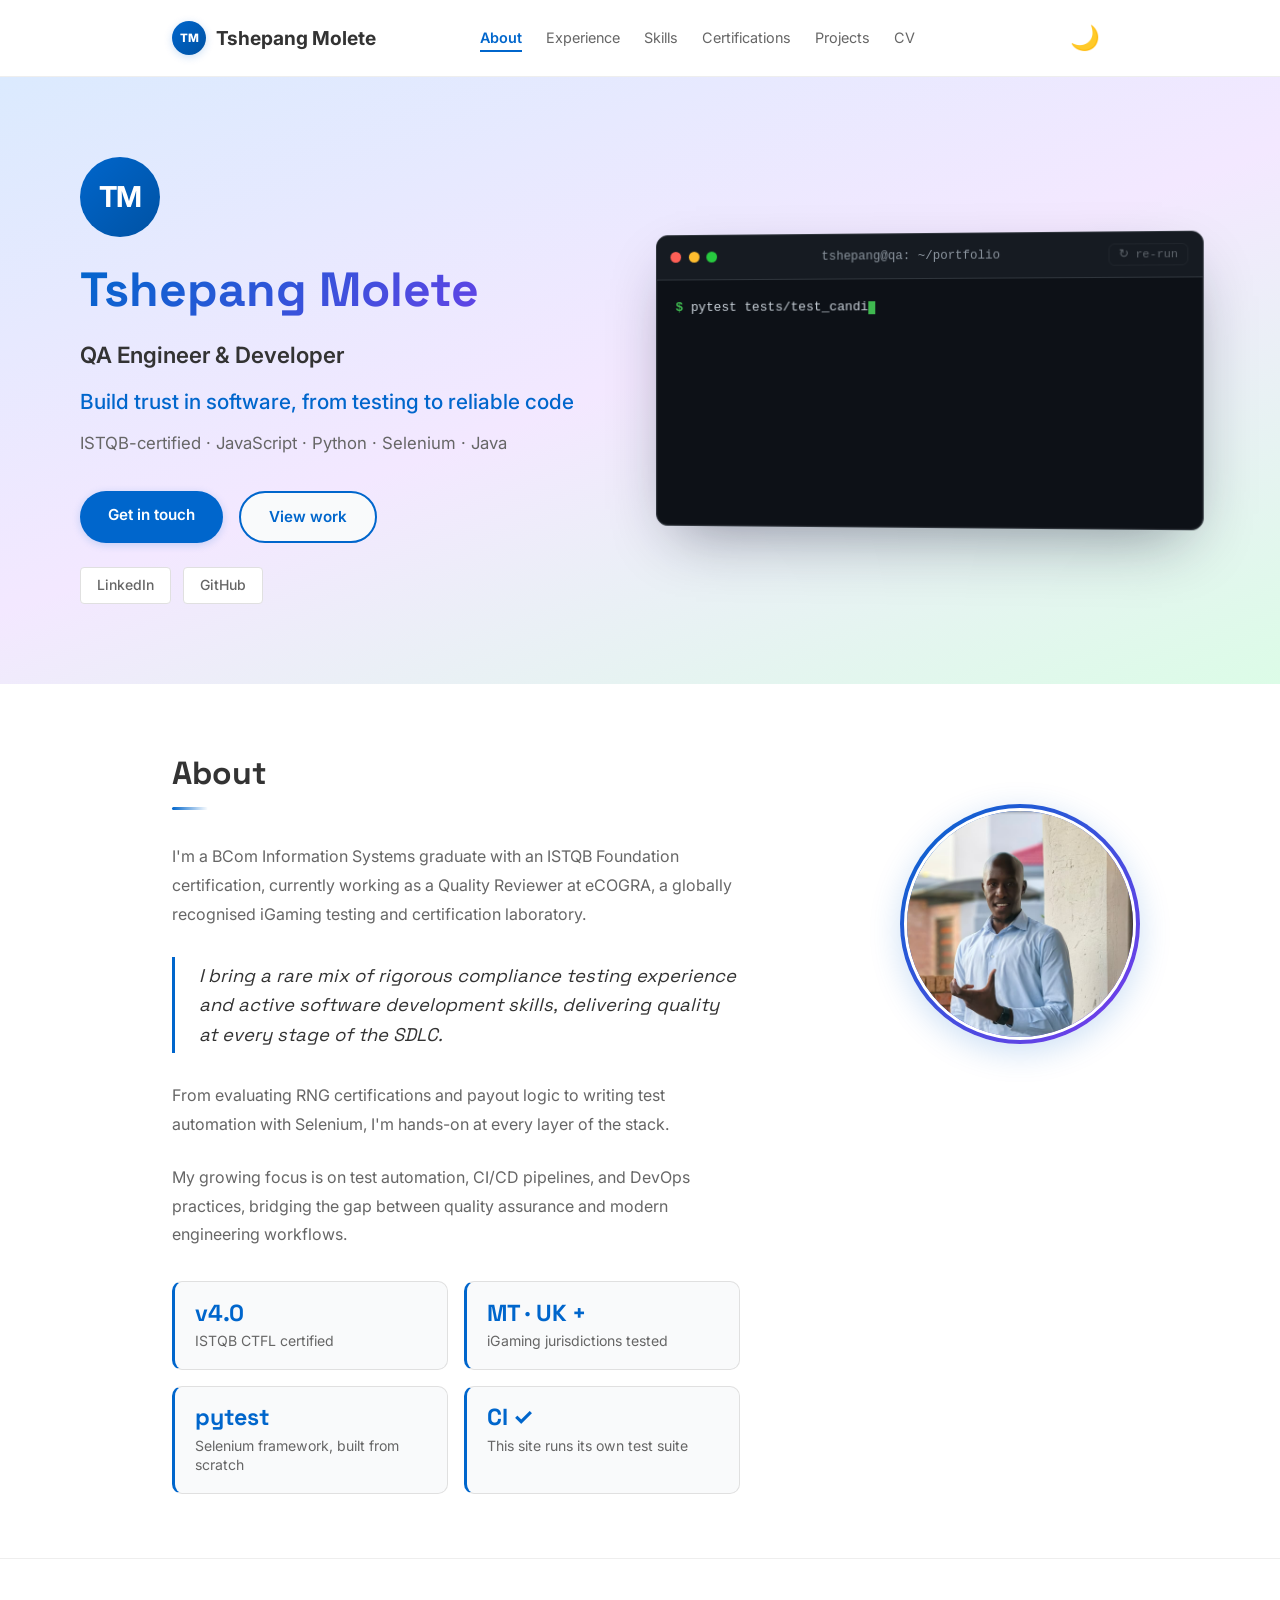
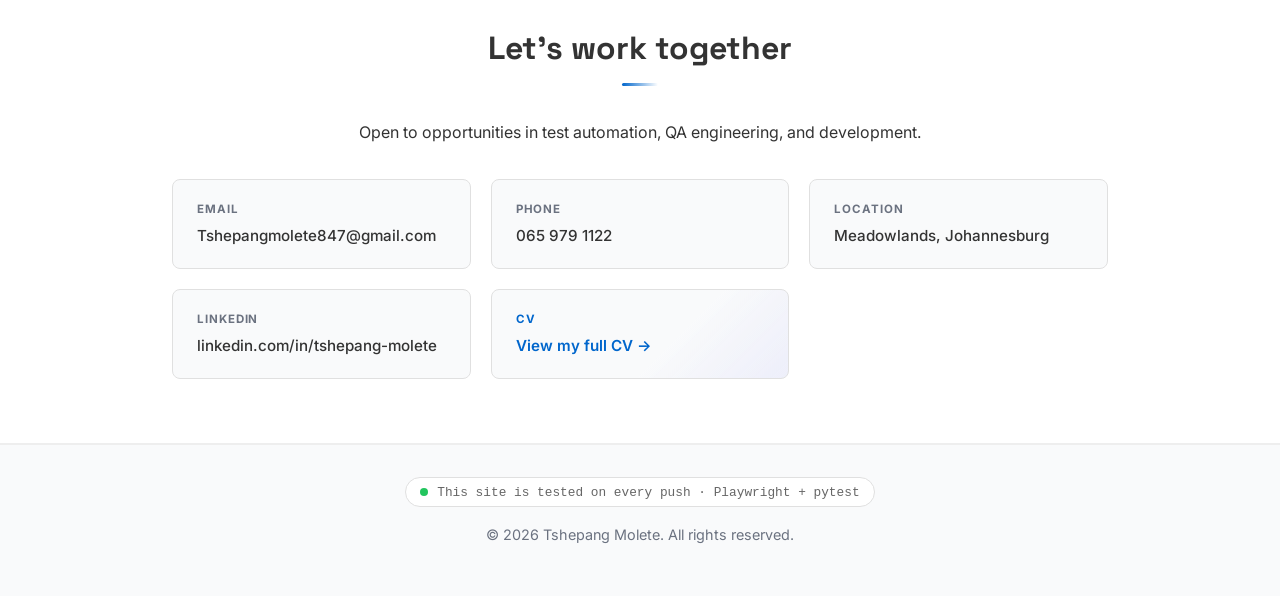
<file: index.html>
<!DOCTYPE html>
<html lang="en">
<head>
    <meta charset="UTF-8">
    <meta name="viewport" content="width=device-width, initial-scale=1.0">
    <meta name="theme-color" content="#ffffff" id="themeColorMeta">
    <meta name="description" content="Tshepang Molete — ISTQB-certified QA Engineer at eCOGRA. Manual testing, test automation (Selenium/Python), and full-stack development.">
    <title>Tshepang Molete — QA Engineer &amp; Developer</title>
    <link rel="icon" type="image/svg+xml" href="favicon.svg">
    <meta property="og:type" content="website">
    <meta property="og:title" content="Tshepang Molete — QA Engineer & Developer">
    <meta property="og:description" content="ISTQB-certified QA engineer at eCOGRA. JavaScript, Python, Selenium. Compliance testing and full-stack development.">
    <meta name="twitter:card" content="summary">
    <meta name="twitter:title" content="Tshepang Molete — QA Engineer & Developer">
    <meta name="twitter:description" content="ISTQB-certified QA engineer at eCOGRA. JavaScript, Python, Selenium.">
    <link rel="preconnect" href="https://fonts.googleapis.com">
    <link rel="preconnect" href="https://fonts.gstatic.com" crossorigin>
    <link href="https://fonts.googleapis.com/css2?family=Inter:wght@400;500;600&family=Space+Grotesk:wght@400;500;600;700&display=swap" rel="stylesheet">
    <link rel="stylesheet" href="styles.css">
</head>
<body>
    <a href="#main-content" class="skip-link">Skip to main content</a>
    <!-- HEADER / NAVIGATION -->
    <header class="header">
        <nav class="nav">
            <div class="nav-brand"><a href="index.html"><span class="nav-logo">TM</span>Tshepang Molete</a></div>
            <ul class="nav-links">
                <li><a href="index.html" class="active">About</a></li>
                <li><a href="experience.html">Experience</a></li>
                <li><a href="skills.html">Skills</a></li>
                <li><a href="certifications.html">Certifications</a></li>
                <li><a href="projects.html">Projects</a></li>
                <li><a href="cv.html">CV</a></li>
            </ul>
            <div class="nav-right">
                <button class="theme-toggle" id="themeToggle" title="Toggle dark mode" aria-label="Toggle dark mode" aria-pressed="false">
                    <span class="theme-icon">🌙</span>
                </button>
                <button class="nav-hamburger" id="navHamburger" aria-label="Toggle navigation" aria-expanded="false">
                    <span></span>
                    <span></span>
                    <span></span>
                </button>
            </div>
        </nav>
    </header>

    <!-- HERO SECTION -->
    <section class="hero" id="main-content">
        <div class="hero-content hero-grid">
            <div class="hero-intro">
                <div class="avatar">TM</div>
                <h1>Tshepang Molete</h1>
                <p class="hero-role">QA Engineer &amp; Developer</p>
                <p class="hero-subtitle">Build trust in software, from testing to reliable code</p>
                <p class="hero-description">ISTQB-certified · JavaScript · Python · Selenium · Java</p>
                <div class="hero-cta">
                    <a href="#contact" class="btn btn-primary">Get in touch</a>
                    <a href="projects.html" class="btn btn-secondary">View work</a>
                </div>
                <div class="social-links">
                    <a href="https://za.linkedin.com/in/tshepang-molete-106038239" class="social-link" target="_blank" rel="noopener noreferrer">LinkedIn</a>
                    <a href="https://github.com/TshepangScara" class="social-link" target="_blank" rel="noopener noreferrer">GitHub</a>
                </div>
            </div>

            <!-- TERMINAL: animated pytest run (see terminal.js) -->
            <div class="terminal" id="heroTerminal" data-testid="hero-terminal">
                <div class="terminal-bar">
                    <span class="terminal-dot terminal-dot--red"></span>
                    <span class="terminal-dot terminal-dot--amber"></span>
                    <span class="terminal-dot terminal-dot--green"></span>
                    <span class="terminal-title">tshepang@qa: ~/portfolio</span>
                    <button class="terminal-rerun" id="terminalRerun" type="button" aria-label="Run the tests again">↻ re-run</button>
                </div>
                <p class="sr-only">A terminal showing a pytest run: five tests about Tshepang's QA skills, all passing.</p>
                <pre class="terminal-body" id="terminalBody" aria-hidden="true"></pre>
            </div>
        </div>
    </section>

    <!-- ABOUT SECTION -->
    <section id="about" class="section about">
        <div class="container">
            <div class="about-layout">
                <div class="about-text">
                    <h2>About</h2>
                    <p>I'm a BCom Information Systems graduate with an ISTQB Foundation certification, currently working as a Quality Reviewer at eCOGRA, a globally recognised iGaming testing and certification laboratory.</p>

                    <blockquote class="about-quote">I bring a rare mix of rigorous compliance testing experience and active software development skills, delivering quality at every stage of the SDLC.</blockquote>

                    <p>From evaluating RNG certifications and payout logic to writing test automation with Selenium, I'm hands-on at every layer of the stack.</p>
                    <p>My growing focus is on test automation, CI/CD pipelines, and DevOps practices, bridging the gap between quality assurance and modern engineering workflows.</p>

                    <!-- Proof tiles: swap in your own numbers (years, jurisdictions, tests) -->
                    <div class="stat-grid">
                        <div class="stat-tile">
                            <span class="stat-value">v4.0</span>
                            <span class="stat-label">ISTQB CTFL certified</span>
                        </div>
                        <div class="stat-tile">
                            <span class="stat-value">MT · UK +</span>
                            <span class="stat-label">iGaming jurisdictions tested</span>
                        </div>
                        <div class="stat-tile">
                            <span class="stat-value">pytest</span>
                            <span class="stat-label">Selenium framework, built from scratch</span>
                        </div>
                        <div class="stat-tile">
                            <span class="stat-value">CI ✓</span>
                            <span class="stat-label">This site runs its own test suite</span>
                        </div>
                    </div>
                </div>
                <div class="about-photo">
                    <div class="profile-photo-wrap">
                        <img src="tshepang-molete.jpg" alt="Tshepang Molete" class="profile-photo" loading="lazy" decoding="async">
                    </div>
                </div>
            </div>
        </div>
    </section>

    <!-- CONTACT SECTION -->
    <section id="contact" class="section contact">
        <div class="container">
            <h2>Let's work together</h2>
            <p>Open to opportunities in test automation, QA engineering, and development.</p>

            <div class="contact-grid">
                <a href="mailto:Tshepangmolete847@gmail.com" class="contact-card">
                    <div class="contact-card-label">Email</div>
                    <div class="contact-card-value">Tshepangmolete847@gmail.com</div>
                </a>
                <a href="tel:0659791122" class="contact-card">
                    <div class="contact-card-label">Phone</div>
                    <div class="contact-card-value">065 979 1122</div>
                </a>
                <div class="contact-card">
                    <div class="contact-card-label">Location</div>
                    <div class="contact-card-value">Meadowlands, Johannesburg</div>
                </div>
                <a href="https://za.linkedin.com/in/tshepang-molete-106038239" class="contact-card" target="_blank" rel="noopener noreferrer">
                    <div class="contact-card-label">LinkedIn</div>
                    <div class="contact-card-value">linkedin.com/in/tshepang-molete</div>
                </a>
                <a href="cv.html" class="contact-card contact-card--cv">
                    <div class="contact-card-label">CV</div>
                    <div class="contact-card-value">View my full CV →</div>
                </a>
            </div>
        </div>
    </section>

    <!-- FOOTER -->
    <footer class="footer">
        <a class="tested-badge" href="https://github.com/TshepangScara/portfolio-website/actions/workflows/site-tests.yml" target="_blank" rel="noopener noreferrer">
            <span class="tested-dot" aria-hidden="true"></span>
            This site is tested on every push · Playwright + pytest
        </a>
        <p>&copy; 2026 Tshepang Molete. All rights reserved.</p>
    </footer>

    <script src="theme.js"></script>
    <script src="terminal.js"></script>
    <script src="fragments.js"></script>
</body>
</html>
</file>
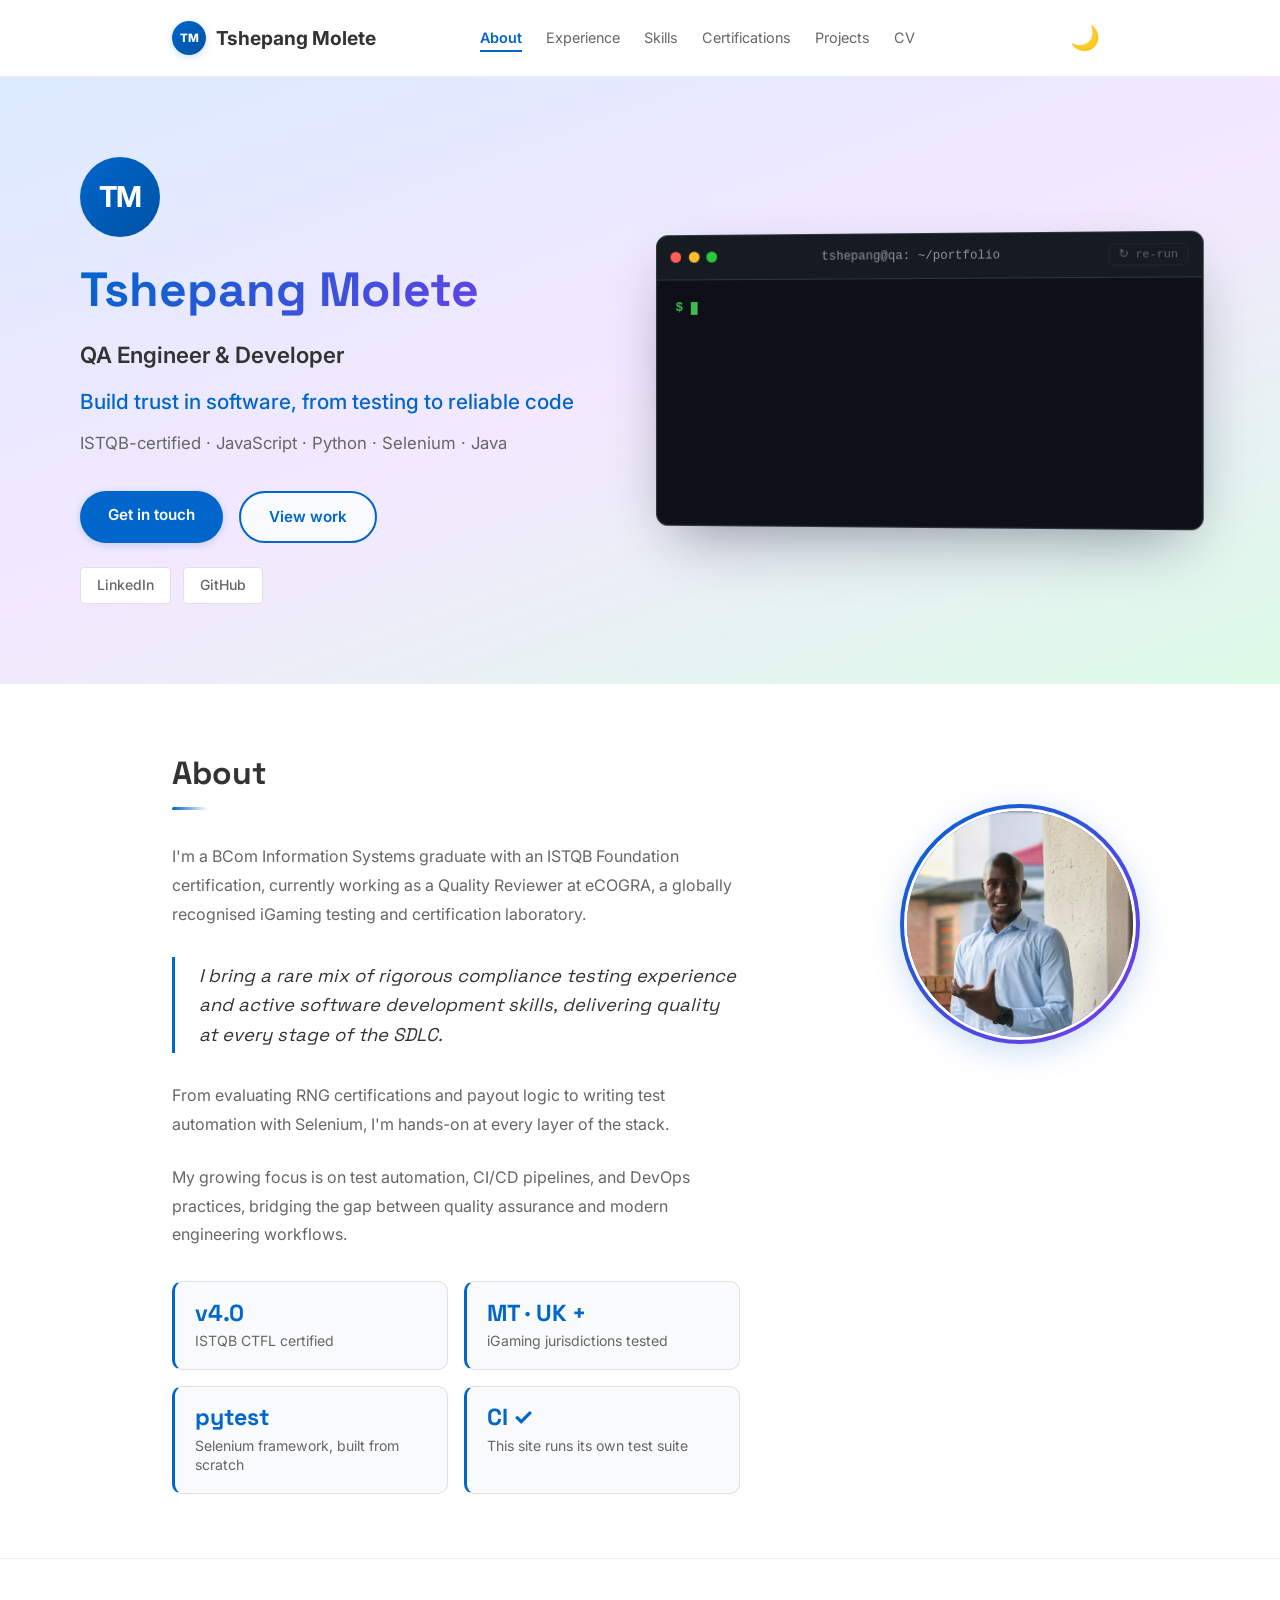
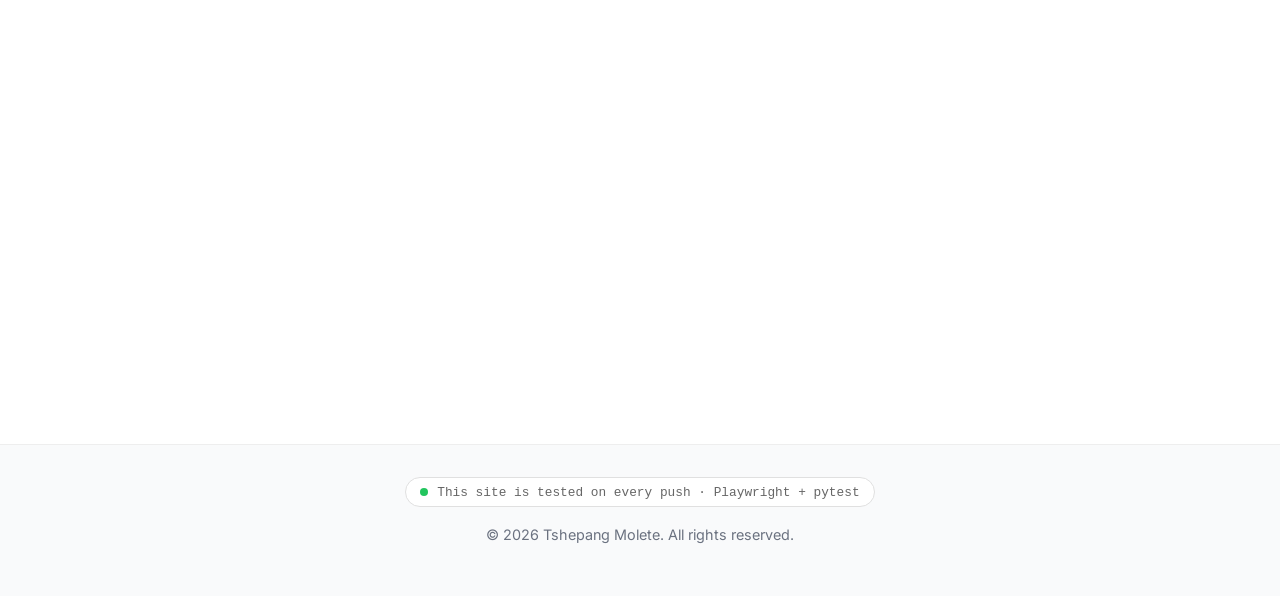
<file: about.html>
<!DOCTYPE html>
<html lang="en">
<head>
    <meta charset="UTF-8">
    <meta http-equiv="refresh" content="0; url=index.html">
    <link rel="canonical" href="index.html">
    <meta name="robots" content="noindex">
    <title>Redirecting — Tshepang Molete</title>
</head>
<body>
    <p>Redirecting to <a href="index.html">index.html</a>…</p>
</body>
</html>
</file>
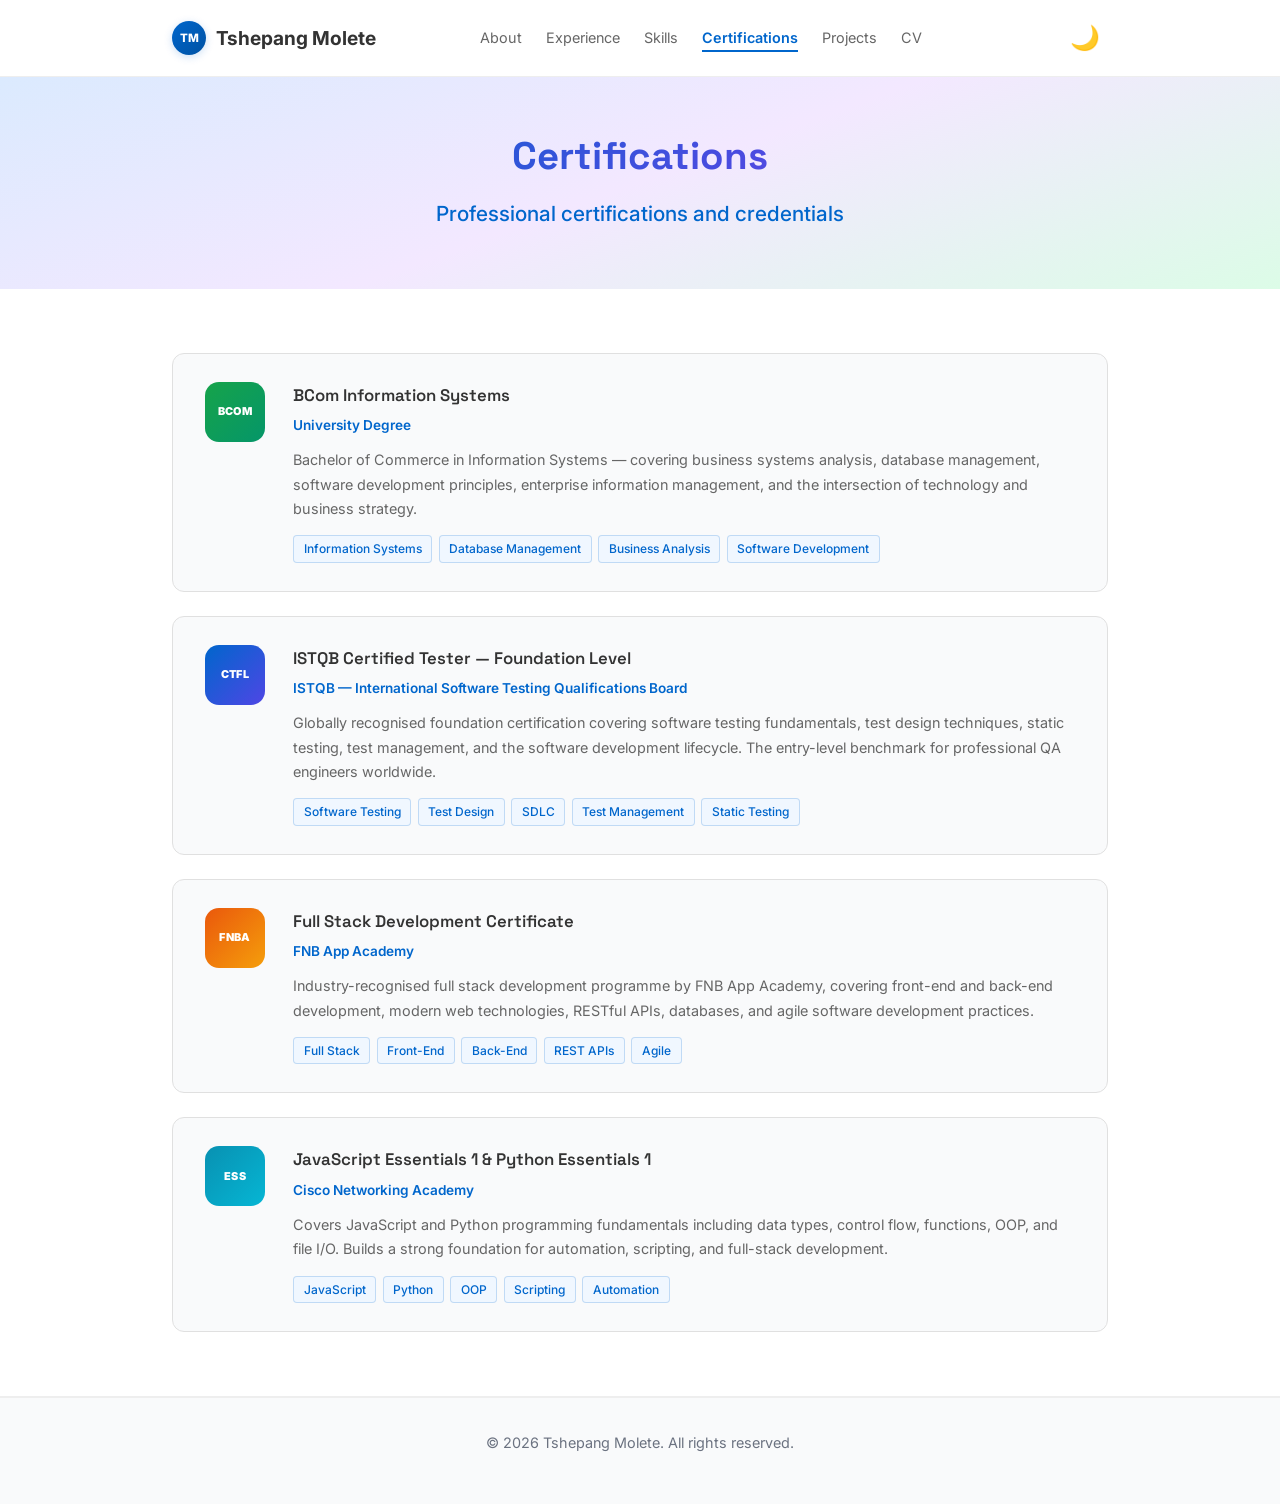
<file: certifications.html>
<!DOCTYPE html>
<html lang="en">
<head>
    <meta charset="UTF-8">
    <meta name="viewport" content="width=device-width, initial-scale=1.0">
    <meta name="theme-color" content="#ffffff" id="themeColorMeta">
    <meta name="description" content="Tshepang Molete's certifications — ISTQB, FNB App Academy Full Stack, JavaScript &amp; Python Essentials, and more.">
    <title>Certifications | Tshepang Molete — QA Engineer &amp; Developer</title>
    <link rel="icon" type="image/svg+xml" href="favicon.svg">
    <meta property="og:type" content="website">
    <meta property="og:title" content="Certifications | Tshepang Molete">
    <meta property="og:description" content="Professional certifications earned by Tshepang Molete.">
    <meta name="twitter:card" content="summary">
    <meta name="twitter:title" content="Certifications | Tshepang Molete">
    <meta name="twitter:description" content="Professional certifications earned by Tshepang Molete.">
    <link rel="preconnect" href="https://fonts.googleapis.com">
    <link rel="preconnect" href="https://fonts.gstatic.com" crossorigin>
    <link href="https://fonts.googleapis.com/css2?family=Inter:wght@400;500;600&family=Space+Grotesk:wght@400;500;600;700&display=swap" rel="stylesheet">
    <link rel="stylesheet" href="styles.css">
</head>
<body>
    <a href="#main-content" class="skip-link">Skip to main content</a>

    <!-- HEADER / NAVIGATION -->
    <header class="header">
        <nav class="nav">
            <div class="nav-brand"><a href="index.html"><span class="nav-logo">TM</span>Tshepang Molete</a></div>
            <ul class="nav-links">
                <li><a href="index.html">About</a></li>
                <li><a href="experience.html">Experience</a></li>
                <li><a href="skills.html">Skills</a></li>
                <li><a href="certifications.html" class="active">Certifications</a></li>
                <li><a href="projects.html">Projects</a></li>
                <li><a href="cv.html">CV</a></li>
            </ul>
            <div class="nav-right">
                <button class="theme-toggle" id="themeToggle" title="Toggle dark mode" aria-label="Toggle dark mode" aria-pressed="false">
                    <span class="theme-icon">🌙</span>
                </button>
                <button class="nav-hamburger" id="navHamburger" aria-label="Toggle navigation" aria-expanded="false">
                    <span></span>
                    <span></span>
                    <span></span>
                </button>
            </div>
        </nav>
    </header>

    <!-- PAGE HEADER -->
    <section class="hero">
        <div class="hero-content">
            <h1>Certifications</h1>
            <p class="hero-subtitle">Professional certifications and credentials</p>
        </div>
    </section>

    <!-- CERTIFICATIONS SECTION -->
    <section class="section certifications" id="main-content">
        <div class="container">
            <div class="cert-grid">

                <div class="cert-card">
                    <div class="cert-badge cert-badge--green">BCom</div>
                    <div class="cert-body">
                        <h3>BCom Information Systems</h3>
                        <p class="cert-issuer">University Degree</p>
                        <p class="cert-description">Bachelor of Commerce in Information Systems — covering business systems analysis, database management, software development principles, enterprise information management, and the intersection of technology and business strategy.</p>
                        <div class="cert-tags">
                            <span class="cert-tag">Information Systems</span>
                            <span class="cert-tag">Database Management</span>
                            <span class="cert-tag">Business Analysis</span>
                            <span class="cert-tag">Software Development</span>
                        </div>
                    </div>
                </div>

                <div class="cert-card">
                    <div class="cert-badge cert-badge--blue">CTFL</div>
                    <div class="cert-body">
                        <h3>ISTQB Certified Tester — Foundation Level</h3>
                        <p class="cert-issuer">ISTQB — International Software Testing Qualifications Board</p>
                        <p class="cert-description">Globally recognised foundation certification covering software testing fundamentals, test design techniques, static testing, test management, and the software development lifecycle. The entry-level benchmark for professional QA engineers worldwide.</p>
                        <div class="cert-tags">
                            <span class="cert-tag">Software Testing</span>
                            <span class="cert-tag">Test Design</span>
                            <span class="cert-tag">SDLC</span>
                            <span class="cert-tag">Test Management</span>
                            <span class="cert-tag">Static Testing</span>
                        </div>
                    </div>
                </div>

                <div class="cert-card">
                    <div class="cert-badge cert-badge--orange">FNBA</div>
                    <div class="cert-body">
                        <h3>Full Stack Development Certificate</h3>
                        <p class="cert-issuer">FNB App Academy</p>
                        <p class="cert-description">Industry-recognised full stack development programme by FNB App Academy, covering front-end and back-end development, modern web technologies, RESTful APIs, databases, and agile software development practices.</p>
                        <div class="cert-tags">
                            <span class="cert-tag">Full Stack</span>
                            <span class="cert-tag">Front-End</span>
                            <span class="cert-tag">Back-End</span>
                            <span class="cert-tag">REST APIs</span>
                            <span class="cert-tag">Agile</span>
                        </div>
                    </div>
                </div>

                <div class="cert-card">
                    <div class="cert-badge cert-badge--teal">Ess</div>
                    <div class="cert-body">
                        <h3>JavaScript Essentials 1 &amp; Python Essentials 1</h3>
                        <p class="cert-issuer">Cisco Networking Academy</p>
                        <p class="cert-description">Covers JavaScript and Python programming fundamentals including data types, control flow, functions, OOP, and file I/O. Builds a strong foundation for automation, scripting, and full-stack development.</p>
                        <div class="cert-tags">
                            <span class="cert-tag">JavaScript</span>
                            <span class="cert-tag">Python</span>
                            <span class="cert-tag">OOP</span>
                            <span class="cert-tag">Scripting</span>
                            <span class="cert-tag">Automation</span>
                        </div>
                    </div>
                </div>

            </div>
        </div>
    </section>

    <!-- FOOTER -->
    <footer class="footer">
        <p>&copy; 2026 Tshepang Molete. All rights reserved.</p>
    </footer>

    <script src="theme.js"></script>
    <script src="fragments.js"></script>
</body>
</html>
</file>
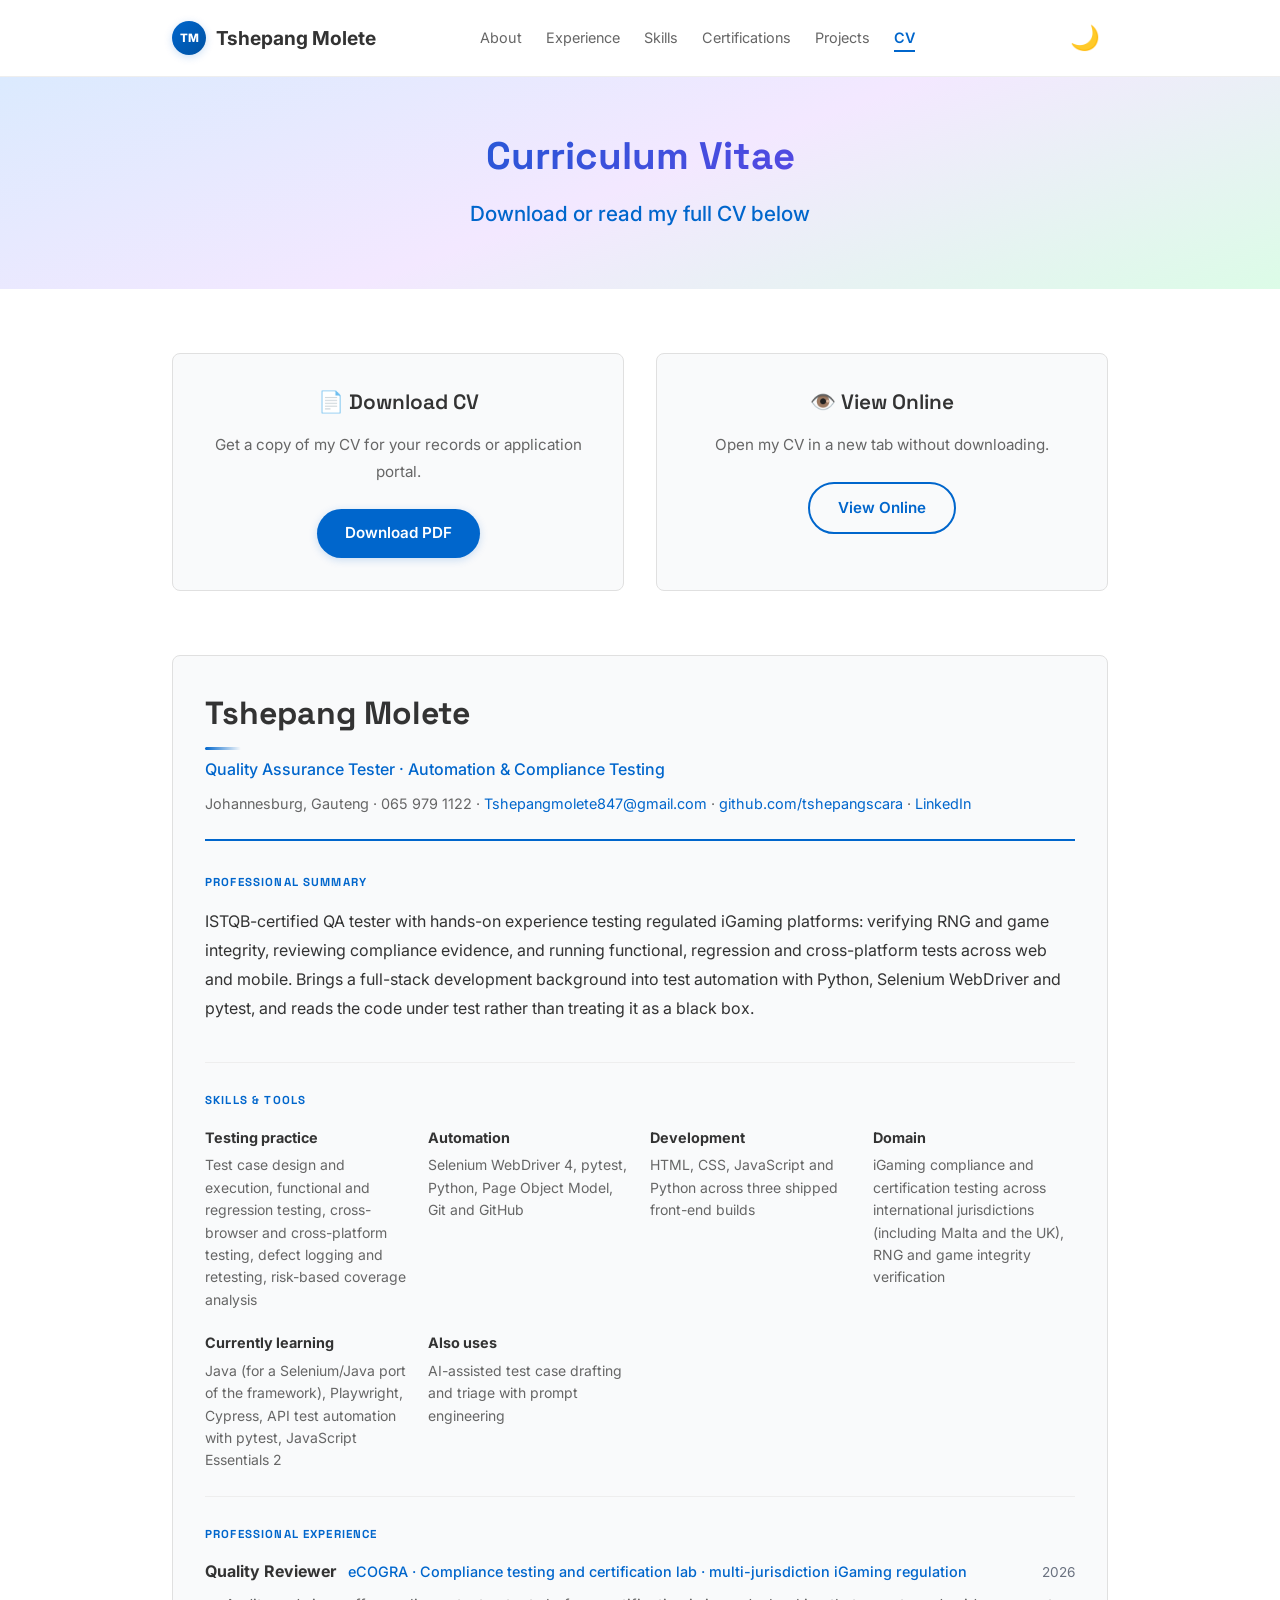
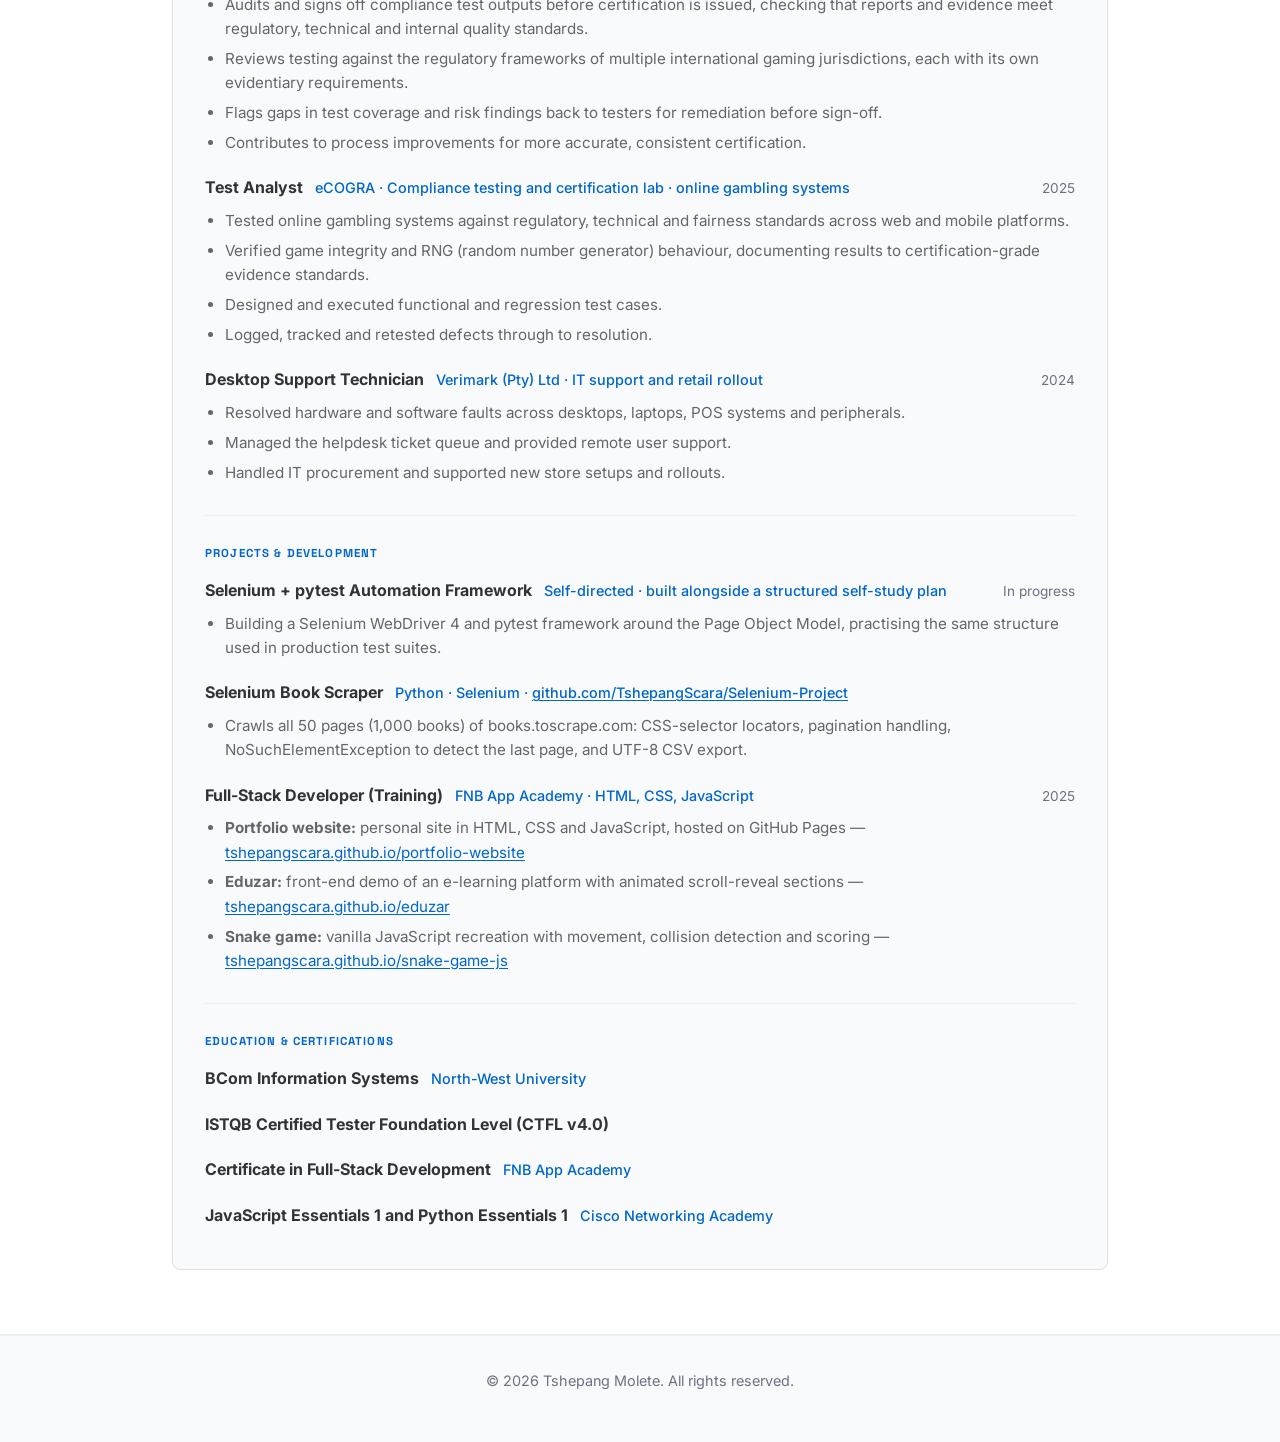
<file: cv.html>
<!DOCTYPE html>
<html lang="en">
<head>
    <meta charset="UTF-8">
    <meta name="viewport" content="width=device-width, initial-scale=1.0">
    <meta name="theme-color" content="#ffffff" id="themeColorMeta">
    <meta name="description" content="Download or view Tshepang Molete's CV — ISTQB-certified QA Engineer and Developer.">
    <title>CV | Tshepang Molete — QA Engineer &amp; Developer</title>
    <link rel="icon" type="image/svg+xml" href="favicon.svg">
    <meta property="og:type" content="website">
    <meta property="og:title" content="CV | Tshepang Molete">
    <meta property="og:description" content="Download or view the CV of Tshepang Molete — ISTQB-certified QA Engineer and Developer.">
    <meta name="twitter:card" content="summary">
    <meta name="twitter:title" content="CV | Tshepang Molete">
    <meta name="twitter:description" content="Download or view the CV of Tshepang Molete — ISTQB-certified QA Engineer and Developer.">
    <link rel="preconnect" href="https://fonts.googleapis.com">
    <link rel="preconnect" href="https://fonts.gstatic.com" crossorigin>
    <link href="https://fonts.googleapis.com/css2?family=Inter:wght@400;500;600&family=Space+Grotesk:wght@400;500;600;700&display=swap" rel="stylesheet">
    <link rel="stylesheet" href="styles.css">
</head>
<body>
    <a href="#main-content" class="skip-link">Skip to main content</a>

    <!-- HEADER / NAVIGATION -->
    <header class="header">
        <nav class="nav">
            <div class="nav-brand"><a href="index.html"><span class="nav-logo">TM</span>Tshepang Molete</a></div>
            <ul class="nav-links">
                <li><a href="index.html">About</a></li>
                <li><a href="experience.html">Experience</a></li>
                <li><a href="skills.html">Skills</a></li>
                <li><a href="certifications.html">Certifications</a></li>
                <li><a href="projects.html">Projects</a></li>
                <li><a href="cv.html" class="active">CV</a></li>
            </ul>
            <div class="nav-right">
                <button class="theme-toggle" id="themeToggle" title="Toggle dark mode" aria-label="Toggle dark mode" aria-pressed="false">
                    <span class="theme-icon">🌙</span>
                </button>
                <button class="nav-hamburger" id="navHamburger" aria-label="Toggle navigation" aria-expanded="false">
                    <span></span>
                    <span></span>
                    <span></span>
                </button>
            </div>
        </nav>
    </header>

    <!-- PAGE HEADER -->
    <section class="hero">
        <div class="hero-content">
            <h1>Curriculum Vitae</h1>
            <p class="hero-subtitle">Download or read my full CV below</p>
        </div>
    </section>

    <!-- CV SECTION -->
    <section class="section cv-download" id="main-content">
        <div class="container">

            <!-- DOWNLOAD / VIEW BUTTONS -->
            <div class="cv-options">
                <div class="cv-card">
                    <h3><span aria-hidden="true">📄</span> Download CV</h3>
                    <p>Get a copy of my CV for your records or application portal.</p>
                    <a href="Tshepang_Molete_CV.pdf" class="btn btn-primary" download aria-label="Download Tshepang Molete CV as PDF">Download PDF</a>
                </div>
                <div class="cv-card">
                    <h3><span aria-hidden="true">👁️</span> View Online</h3>
                    <p>Open my CV in a new tab without downloading.</p>
                    <a href="Tshepang_Molete_CV.pdf" class="btn btn-secondary" target="_blank" rel="noopener noreferrer" aria-label="Open CV in new tab">View Online</a>
                </div>
            </div>

            <!-- INLINE CV -->
            <div class="cv-preview cv-inline">

                <div class="cv-header-row">
                    <h2>Tshepang Molete</h2>
                    <p class="cv-role">Quality Assurance Tester &middot; Automation &amp; Compliance Testing</p>
                    <p class="cv-contact-line">
                        Johannesburg, Gauteng &middot;
                        065 979 1122 &middot;
                        <a href="mailto:Tshepangmolete847@gmail.com">Tshepangmolete847@gmail.com</a> &middot;
                        <a href="https://github.com/TshepangScara" target="_blank" rel="noopener noreferrer">github.com/tshepangscara</a> &middot;
                        <a href="https://za.linkedin.com/in/tshepang-molete-106038239" target="_blank" rel="noopener noreferrer">LinkedIn</a>
                    </p>
                </div>

                <div class="cv-section">
                    <h3 class="cv-section-title">Professional Summary</h3>
                    <p>ISTQB-certified QA tester with hands-on experience testing regulated iGaming platforms: verifying RNG and game integrity, reviewing compliance evidence, and running functional, regression and cross-platform tests across web and mobile. Brings a full-stack development background into test automation with Python, Selenium WebDriver and pytest, and reads the code under test rather than treating it as a black box.</p>
                </div>

                <div class="cv-section">
                    <h3 class="cv-section-title">Skills &amp; Tools</h3>
                    <div class="cv-skills-row">
                        <div>
                            <strong>Testing practice</strong>
                            <p>Test case design and execution, functional and regression testing, cross-browser and cross-platform testing, defect logging and retesting, risk-based coverage analysis</p>
                        </div>
                        <div>
                            <strong>Automation</strong>
                            <p>Selenium WebDriver 4, pytest, Python, Page Object Model, Git and GitHub</p>
                        </div>
                        <div>
                            <strong>Development</strong>
                            <p>HTML, CSS, JavaScript and Python across three shipped front-end builds</p>
                        </div>
                        <div>
                            <strong>Domain</strong>
                            <p>iGaming compliance and certification testing across international jurisdictions (including Malta and the UK), RNG and game integrity verification</p>
                        </div>
                        <div>
                            <strong>Currently learning</strong>
                            <p>Java (for a Selenium/Java port of the framework), Playwright, Cypress, API test automation with pytest, JavaScript Essentials 2</p>
                        </div>
                        <div>
                            <strong>Also uses</strong>
                            <p>AI-assisted test case drafting and triage with prompt engineering</p>
                        </div>
                    </div>
                </div>

                <div class="cv-section">
                    <h3 class="cv-section-title">Professional Experience</h3>

                    <div class="cv-job">
                        <div class="cv-job-header">
                            <strong>Quality Reviewer</strong>
                            <span class="cv-company">eCOGRA &middot; Compliance testing and certification lab · multi-jurisdiction iGaming regulation</span>
                            <span class="cv-date">2026</span>
                        </div>
                        <ul>
                            <li>Audits and signs off compliance test outputs before certification is issued, checking that reports and evidence meet regulatory, technical and internal quality standards.</li>
                            <li>Reviews testing against the regulatory frameworks of multiple international gaming jurisdictions, each with its own evidentiary requirements.</li>
                            <li>Flags gaps in test coverage and risk findings back to testers for remediation before sign-off.</li>
                            <li>Contributes to process improvements for more accurate, consistent certification.</li>
                        </ul>
                    </div>

                    <div class="cv-job">
                        <div class="cv-job-header">
                            <strong>Test Analyst</strong>
                            <span class="cv-company">eCOGRA &middot; Compliance testing and certification lab · online gambling systems</span>
                            <span class="cv-date">2025</span>
                        </div>
                        <ul>
                            <li>Tested online gambling systems against regulatory, technical and fairness standards across web and mobile platforms.</li>
                            <li>Verified game integrity and RNG (random number generator) behaviour, documenting results to certification-grade evidence standards.</li>
                            <li>Designed and executed functional and regression test cases.</li>
                            <li>Logged, tracked and retested defects through to resolution.</li>
                        </ul>
                    </div>

                    <div class="cv-job">
                        <div class="cv-job-header">
                            <strong>Desktop Support Technician</strong>
                            <span class="cv-company">Verimark (Pty) Ltd &middot; IT support and retail rollout</span>
                            <span class="cv-date">2024</span>
                        </div>
                        <ul>
                            <li>Resolved hardware and software faults across desktops, laptops, POS systems and peripherals.</li>
                            <li>Managed the helpdesk ticket queue and provided remote user support.</li>
                            <li>Handled IT procurement and supported new store setups and rollouts.</li>
                        </ul>
                    </div>
                </div>

                <div class="cv-section">
                    <h3 class="cv-section-title">Projects &amp; Development</h3>

                    <div class="cv-job">
                        <div class="cv-job-header">
                            <strong>Selenium + pytest Automation Framework</strong>
                            <span class="cv-company">Self-directed &middot; built alongside a structured self-study plan</span>
                            <span class="cv-date">In progress</span>
                        </div>
                        <ul>
                            <li>Building a Selenium WebDriver 4 and pytest framework around the Page Object Model, practising the same structure used in production test suites.</li>
                        </ul>
                    </div>

                    <div class="cv-job">
                        <div class="cv-job-header">
                            <strong>Selenium Book Scraper</strong>
                            <span class="cv-company">Python &middot; Selenium &middot; <a href="https://github.com/TshepangScara/Selenium-Project" target="_blank" rel="noopener noreferrer">github.com/TshepangScara/Selenium-Project</a></span>
                        </div>
                        <ul>
                            <li>Crawls all 50 pages (1,000 books) of books.toscrape.com: CSS-selector locators, pagination handling, NoSuchElementException to detect the last page, and UTF-8 CSV export.</li>
                        </ul>
                    </div>

                    <div class="cv-job">
                        <div class="cv-job-header">
                            <strong>Full-Stack Developer (Training)</strong>
                            <span class="cv-company">FNB App Academy &middot; HTML, CSS, JavaScript</span>
                            <span class="cv-date">2025</span>
                        </div>
                        <ul>
                            <li><strong>Portfolio website:</strong> personal site in HTML, CSS and JavaScript, hosted on GitHub Pages — <a href="https://tshepangscara.github.io/portfolio-website" target="_blank" rel="noopener noreferrer">tshepangscara.github.io/portfolio-website</a></li>
                            <li><strong>Eduzar:</strong> front-end demo of an e-learning platform with animated scroll-reveal sections — <a href="https://tshepangscara.github.io/eduzar" target="_blank" rel="noopener noreferrer">tshepangscara.github.io/eduzar</a></li>
                            <li><strong>Snake game:</strong> vanilla JavaScript recreation with movement, collision detection and scoring — <a href="https://tshepangscara.github.io/snake-game-js" target="_blank" rel="noopener noreferrer">tshepangscara.github.io/snake-game-js</a></li>
                        </ul>
                    </div>
                </div>

                <div class="cv-section">
                    <h3 class="cv-section-title">Education &amp; Certifications</h3>
                    <div class="cv-job">
                        <div class="cv-job-header">
                            <strong>BCom Information Systems</strong>
                            <span class="cv-company">North-West University</span>
                        </div>
                    </div>
                    <div class="cv-job">
                        <div class="cv-job-header">
                            <strong>ISTQB Certified Tester Foundation Level (CTFL v4.0)</strong>
                        </div>
                    </div>
                    <div class="cv-job">
                        <div class="cv-job-header">
                            <strong>Certificate in Full-Stack Development</strong>
                            <span class="cv-company">FNB App Academy</span>
                        </div>
                    </div>
                    <div class="cv-job">
                        <div class="cv-job-header">
                            <strong>JavaScript Essentials 1 and Python Essentials 1</strong>
                            <span class="cv-company">Cisco Networking Academy</span>
                        </div>
                    </div>
                </div>

            </div>
        </div>
    </section>

    <!-- FOOTER -->
    <footer class="footer">
        <p>&copy; 2026 Tshepang Molete. All rights reserved.</p>
    </footer>

    <script src="theme.js"></script>
    <script src="fragments.js"></script>
</body>
</html>
</file>
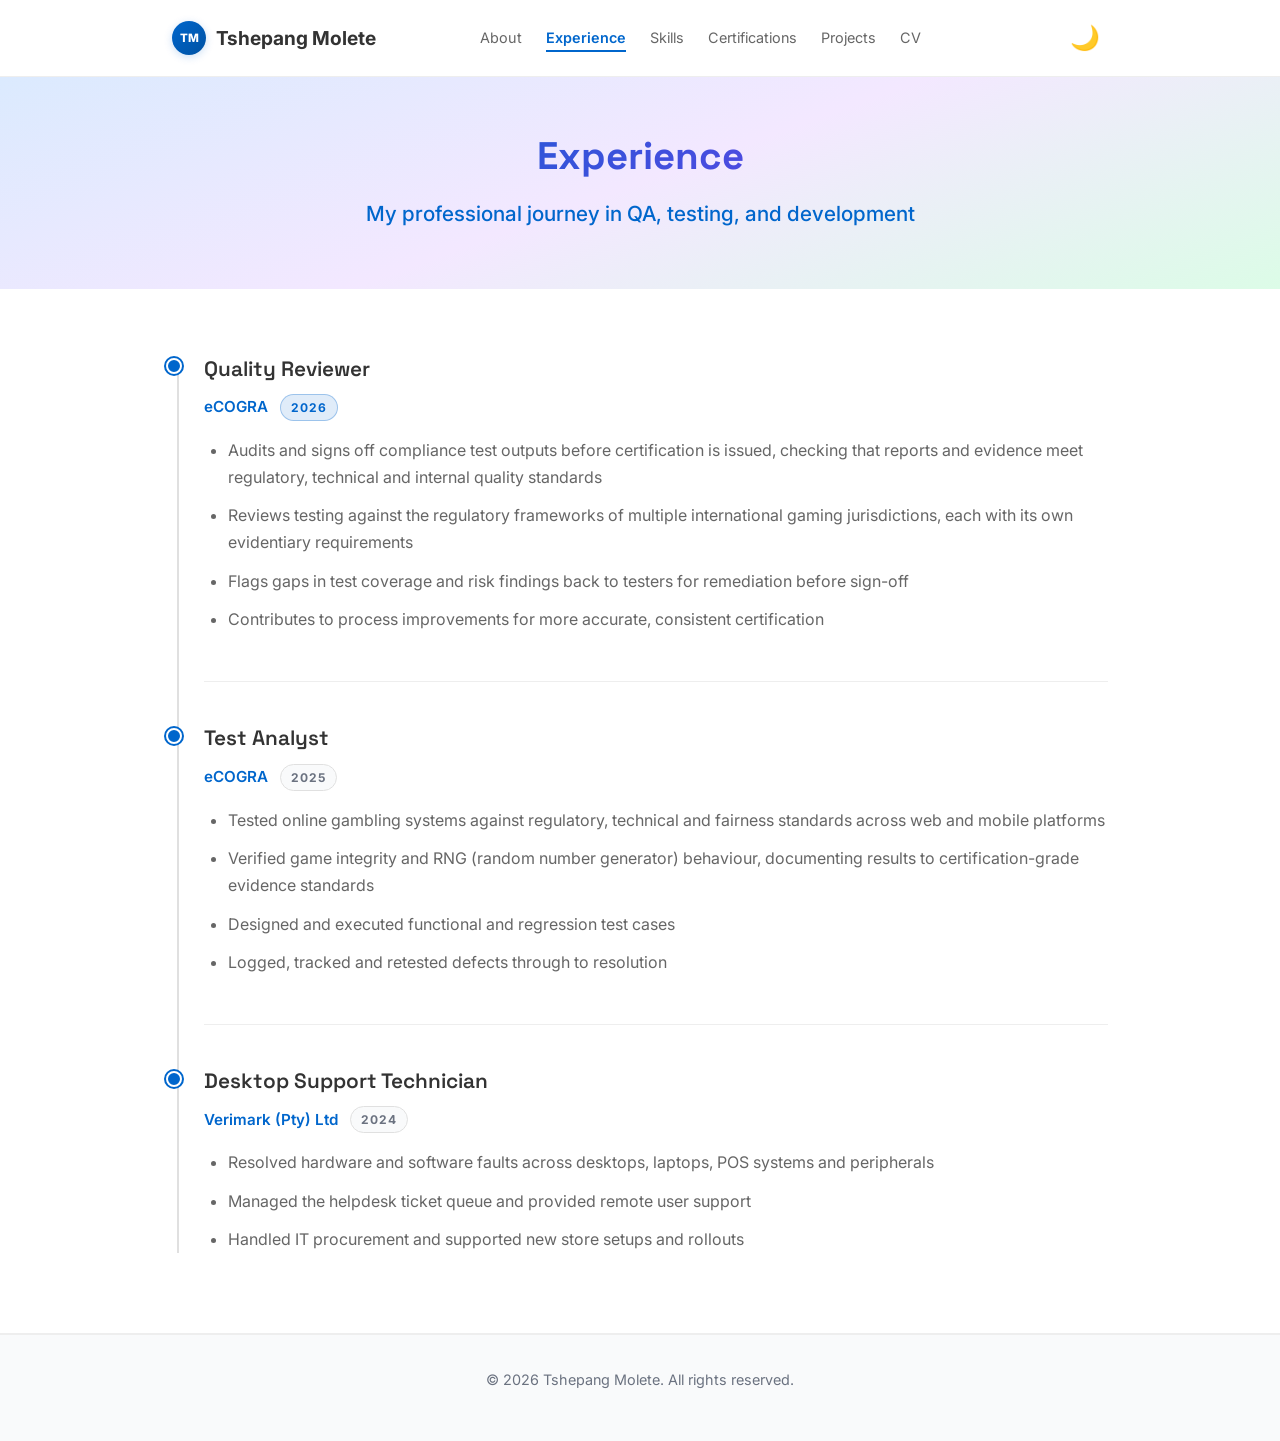
<file: experience.html>
<!DOCTYPE html>
<html lang="en">
<head>
    <meta charset="UTF-8">
    <meta name="viewport" content="width=device-width, initial-scale=1.0">
    <meta name="theme-color" content="#ffffff" id="themeColorMeta">
    <meta name="description" content="Tshepang Molete's professional experience — Quality Reviewer at eCOGRA, compliance testing, and IT support roles.">
    <title>Experience | Tshepang Molete — QA Engineer &amp; Developer</title>
    <link rel="icon" type="image/svg+xml" href="favicon.svg">
    <meta property="og:type" content="website">
    <meta property="og:title" content="Experience | Tshepang Molete">
    <meta property="og:description" content="Quality Reviewer at eCOGRA. Compliance testing, audit documentation, and regulatory QA.">
    <meta name="twitter:card" content="summary">
    <meta name="twitter:title" content="Experience | Tshepang Molete">
    <meta name="twitter:description" content="Quality Reviewer at eCOGRA. Compliance testing, audit documentation, and regulatory QA.">
    <link rel="preconnect" href="https://fonts.googleapis.com">
    <link rel="preconnect" href="https://fonts.gstatic.com" crossorigin>
    <link href="https://fonts.googleapis.com/css2?family=Inter:wght@400;500;600&family=Space+Grotesk:wght@400;500;600;700&display=swap" rel="stylesheet">
    <link rel="stylesheet" href="styles.css">
</head>
<body>
    <a href="#main-content" class="skip-link">Skip to main content</a>
    <!-- HEADER / NAVIGATION -->
    <header class="header">
        <nav class="nav">
            <div class="nav-brand"><a href="index.html"><span class="nav-logo">TM</span>Tshepang Molete</a></div>
            <ul class="nav-links">
                <li><a href="index.html">About</a></li>
                <li><a href="experience.html" class="active">Experience</a></li>
                <li><a href="skills.html">Skills</a></li>
                <li><a href="certifications.html">Certifications</a></li>
                <li><a href="projects.html">Projects</a></li>
                <li><a href="cv.html">CV</a></li>
            </ul>
            <div class="nav-right">
                <button class="theme-toggle" id="themeToggle" title="Toggle dark mode" aria-label="Toggle dark mode" aria-pressed="false">
                    <span class="theme-icon">🌙</span>
                </button>
                <button class="nav-hamburger" id="navHamburger" aria-label="Toggle navigation" aria-expanded="false">
                    <span></span>
                    <span></span>
                    <span></span>
                </button>
            </div>
        </nav>
    </header>

    <!-- PAGE HEADER -->
    <section class="hero">
        <div class="hero-content">
            <h1>Experience</h1>
            <p class="hero-subtitle">My professional journey in QA, testing, and development</p>
        </div>
    </section>

    <!-- EXPERIENCE SECTION -->
    <section class="section experience" id="main-content">
        <div class="container">
            <div class="timeline">

                <div class="timeline-item">
                    <h3>Quality Reviewer</h3>
                    <div class="timeline-meta">
                        <span class="timeline-company">eCOGRA</span>
                        <span class="timeline-period current">2026</span>
                    </div>
                    <ul>
                        <li>Audits and signs off compliance test outputs before certification is issued, checking that reports and evidence meet regulatory, technical and internal quality standards</li>
                        <li>Reviews testing against the regulatory frameworks of multiple international gaming jurisdictions, each with its own evidentiary requirements</li>
                        <li>Flags gaps in test coverage and risk findings back to testers for remediation before sign-off</li>
                        <li>Contributes to process improvements for more accurate, consistent certification</li>
                    </ul>
                </div>

                <div class="timeline-item">
                    <h3>Test Analyst</h3>
                    <div class="timeline-meta">
                        <span class="timeline-company">eCOGRA</span>
                        <span class="timeline-period">2025</span>
                    </div>
                    <ul>
                        <li>Tested online gambling systems against regulatory, technical and fairness standards across web and mobile platforms</li>
                        <li>Verified game integrity and RNG (random number generator) behaviour, documenting results to certification-grade evidence standards</li>
                        <li>Designed and executed functional and regression test cases</li>
                        <li>Logged, tracked and retested defects through to resolution</li>
                    </ul>
                </div>

                <div class="timeline-item">
                    <h3>Desktop Support Technician</h3>
                    <div class="timeline-meta">
                        <span class="timeline-company">Verimark (Pty) Ltd</span>
                        <span class="timeline-period">2024</span>
                    </div>
                    <ul>
                        <li>Resolved hardware and software faults across desktops, laptops, POS systems and peripherals</li>
                        <li>Managed the helpdesk ticket queue and provided remote user support</li>
                        <li>Handled IT procurement and supported new store setups and rollouts</li>
                    </ul>
                </div>

            </div>
        </div>
    </section>

    <!-- FOOTER -->
    <footer class="footer">
        <p>&copy; 2026 Tshepang Molete. All rights reserved.</p>
    </footer>

    <script src="theme.js"></script>
    <script src="fragments.js"></script>
</body>
</html>
</file>
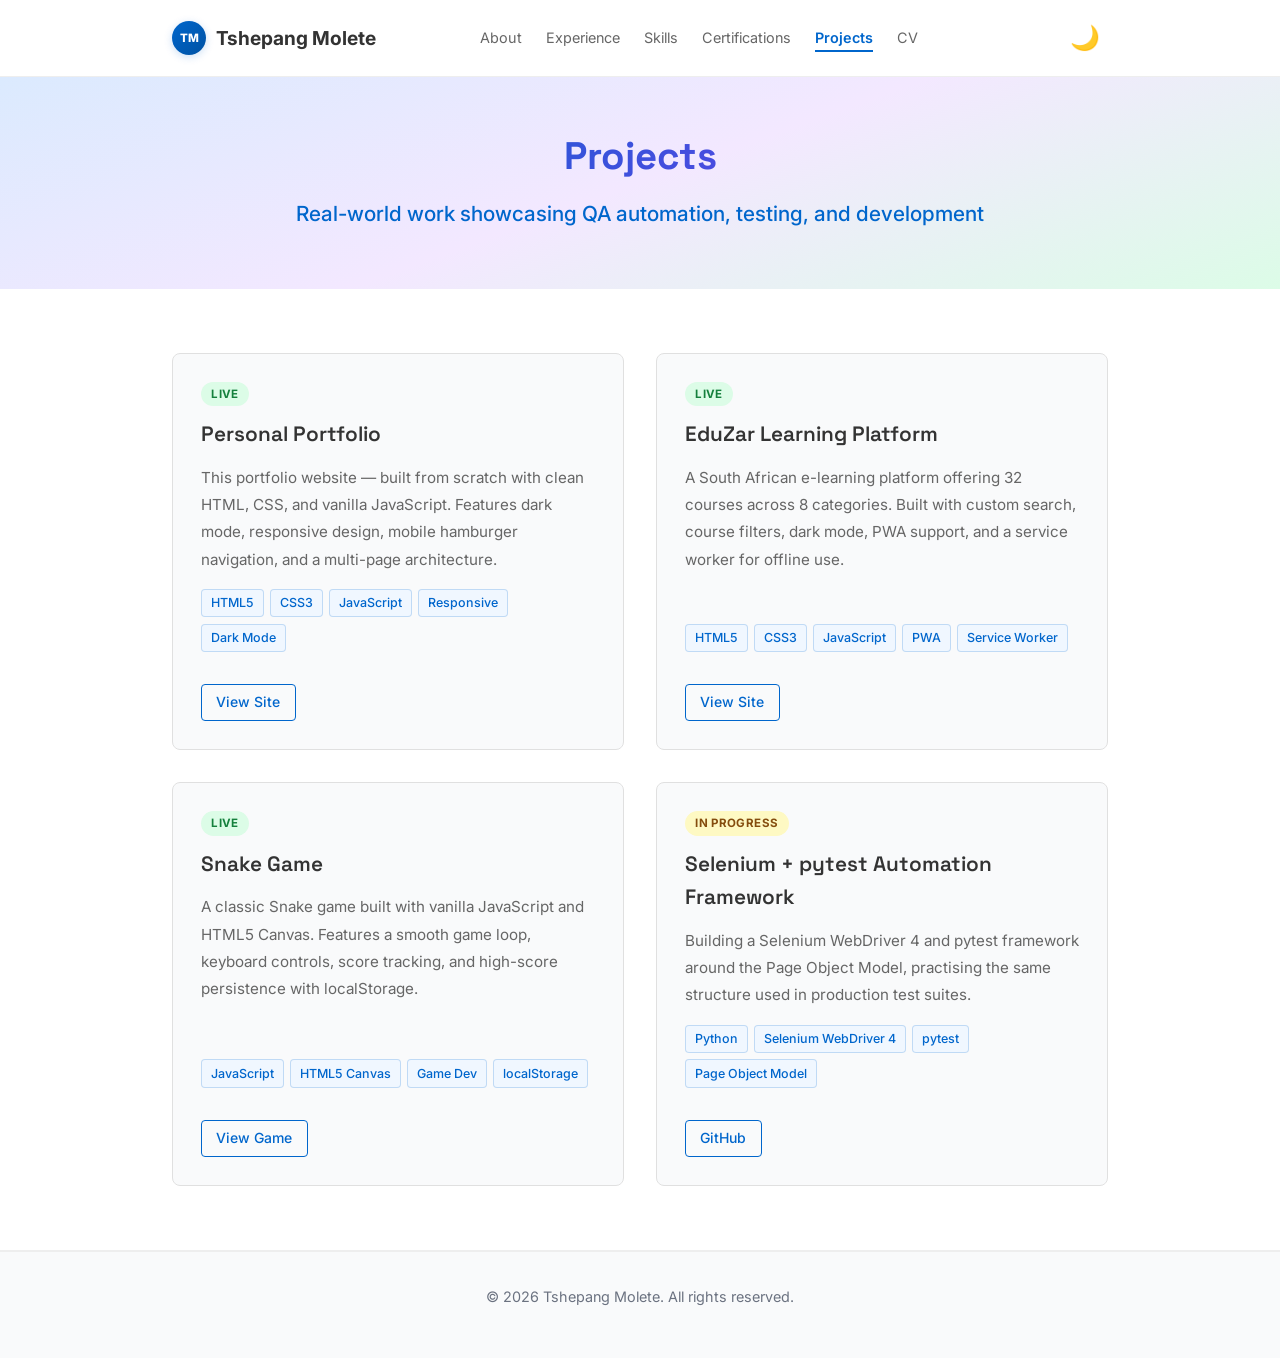
<file: projects.html>
<!DOCTYPE html>
<html lang="en">
<head>
    <meta charset="UTF-8">
    <meta name="viewport" content="width=device-width, initial-scale=1.0">
    <meta name="theme-color" content="#ffffff" id="themeColorMeta">
    <meta name="description" content="Tshepang Molete's projects — QA automation frameworks, portfolio site, and EduZar learning platform.">
    <title>Projects | Tshepang Molete — QA Engineer &amp; Developer</title>
    <link rel="icon" type="image/svg+xml" href="favicon.svg">
    <meta property="og:type" content="website">
    <meta property="og:title" content="Projects | Tshepang Molete">
    <meta property="og:description" content="QA automation frameworks, portfolio site, and EduZar e-learning platform.">
    <meta name="twitter:card" content="summary">
    <meta name="twitter:title" content="Projects | Tshepang Molete">
    <meta name="twitter:description" content="QA automation frameworks, portfolio site, and EduZar e-learning platform.">
    <link rel="preconnect" href="https://fonts.googleapis.com">
    <link rel="preconnect" href="https://fonts.gstatic.com" crossorigin>
    <link href="https://fonts.googleapis.com/css2?family=Inter:wght@400;500;600&family=Space+Grotesk:wght@400;500;600;700&display=swap" rel="stylesheet">
    <link rel="stylesheet" href="styles.css">
</head>
<body>
    <a href="#main-content" class="skip-link">Skip to main content</a>
    <!-- HEADER / NAVIGATION -->
    <header class="header">
        <nav class="nav">
            <div class="nav-brand"><a href="index.html"><span class="nav-logo">TM</span>Tshepang Molete</a></div>
            <ul class="nav-links">
                <li><a href="index.html">About</a></li>
                <li><a href="experience.html">Experience</a></li>
                <li><a href="skills.html">Skills</a></li>
                <li><a href="certifications.html">Certifications</a></li>
                <li><a href="projects.html" class="active">Projects</a></li>
                <li><a href="cv.html">CV</a></li>
            </ul>
            <div class="nav-right">
                <button class="theme-toggle" id="themeToggle" title="Toggle dark mode" aria-label="Toggle dark mode" aria-pressed="false">
                    <span class="theme-icon">🌙</span>
                </button>
                <button class="nav-hamburger" id="navHamburger" aria-label="Toggle navigation" aria-expanded="false">
                    <span></span>
                    <span></span>
                    <span></span>
                </button>
            </div>
        </nav>
    </header>

    <!-- PAGE HEADER -->
    <section class="hero">
        <div class="hero-content">
            <h1>Projects</h1>
            <p class="hero-subtitle">Real-world work showcasing QA automation, testing, and development</p>
        </div>
    </section>

    <!-- PROJECTS SECTION -->
    <section class="section" id="main-content">
        <div class="container">
            <div class="project-grid">

                <div class="project-card">
                    <span class="project-status live">Live</span>
                    <h3>Personal Portfolio</h3>
                    <p>This portfolio website — built from scratch with clean HTML, CSS, and vanilla JavaScript. Features dark mode, responsive design, mobile hamburger navigation, and a multi-page architecture.</p>
                    <div class="project-tags">
                        <span class="project-tag">HTML5</span>
                        <span class="project-tag">CSS3</span>
                        <span class="project-tag">JavaScript</span>
                        <span class="project-tag">Responsive</span>
                        <span class="project-tag">Dark Mode</span>
                    </div>
                    <div class="project-links">
                        <a href="index.html" class="project-link">View Site</a>
                    </div>
                </div>

                <div class="project-card">
                    <span class="project-status live">Live</span>
                    <h3>EduZar Learning Platform</h3>
                    <p>A South African e-learning platform offering 32 courses across 8 categories. Built with custom search, course filters, dark mode, PWA support, and a service worker for offline use.</p>
                    <div class="project-tags">
                        <span class="project-tag">HTML5</span>
                        <span class="project-tag">CSS3</span>
                        <span class="project-tag">JavaScript</span>
                        <span class="project-tag">PWA</span>
                        <span class="project-tag">Service Worker</span>
                    </div>
                    <div class="project-links">
                        <a href="https://tshepangscara.github.io/eduzar/" class="project-link" target="_blank" rel="noopener noreferrer">View Site</a>
                    </div>
                </div>

                <div class="project-card">
                    <span class="project-status live">Live</span>
                    <h3>Snake Game</h3>
                    <p>A classic Snake game built with vanilla JavaScript and HTML5 Canvas. Features a smooth game loop, keyboard controls, score tracking, and high-score persistence with localStorage.</p>
                    <div class="project-tags">
                        <span class="project-tag">JavaScript</span>
                        <span class="project-tag">HTML5 Canvas</span>
                        <span class="project-tag">Game Dev</span>
                        <span class="project-tag">localStorage</span>
                    </div>
                    <div class="project-links">
                        <a href="https://tshepangscara.github.io/snake-game-js/" class="project-link" target="_blank" rel="noopener noreferrer">View Game</a>
                    </div>
                </div>

                <div class="project-card">
                    <span class="project-status in-progress">In Progress</span>
                    <h3>Selenium + pytest Automation Framework</h3>
                    <p>Building a Selenium WebDriver 4 and pytest framework around the Page Object Model, practising the same structure used in production test suites.</p>
                    <div class="project-tags">
                        <span class="project-tag">Python</span>
                        <span class="project-tag">Selenium WebDriver 4</span>
                        <span class="project-tag">pytest</span>
                        <span class="project-tag">Page Object Model</span>
                    </div>
                    <div class="project-links">
                        <a href="https://github.com/TshepangScara/ui-testing-project" class="project-link" target="_blank" rel="noopener noreferrer">GitHub</a>
                    </div>
                </div>

            </div>
        </div>
    </section>

    <!-- FOOTER -->
    <footer class="footer">
        <p>&copy; 2026 Tshepang Molete. All rights reserved.</p>
    </footer>

    <script src="theme.js"></script>
    <script src="fragments.js"></script>
</body>
</html>
</file>
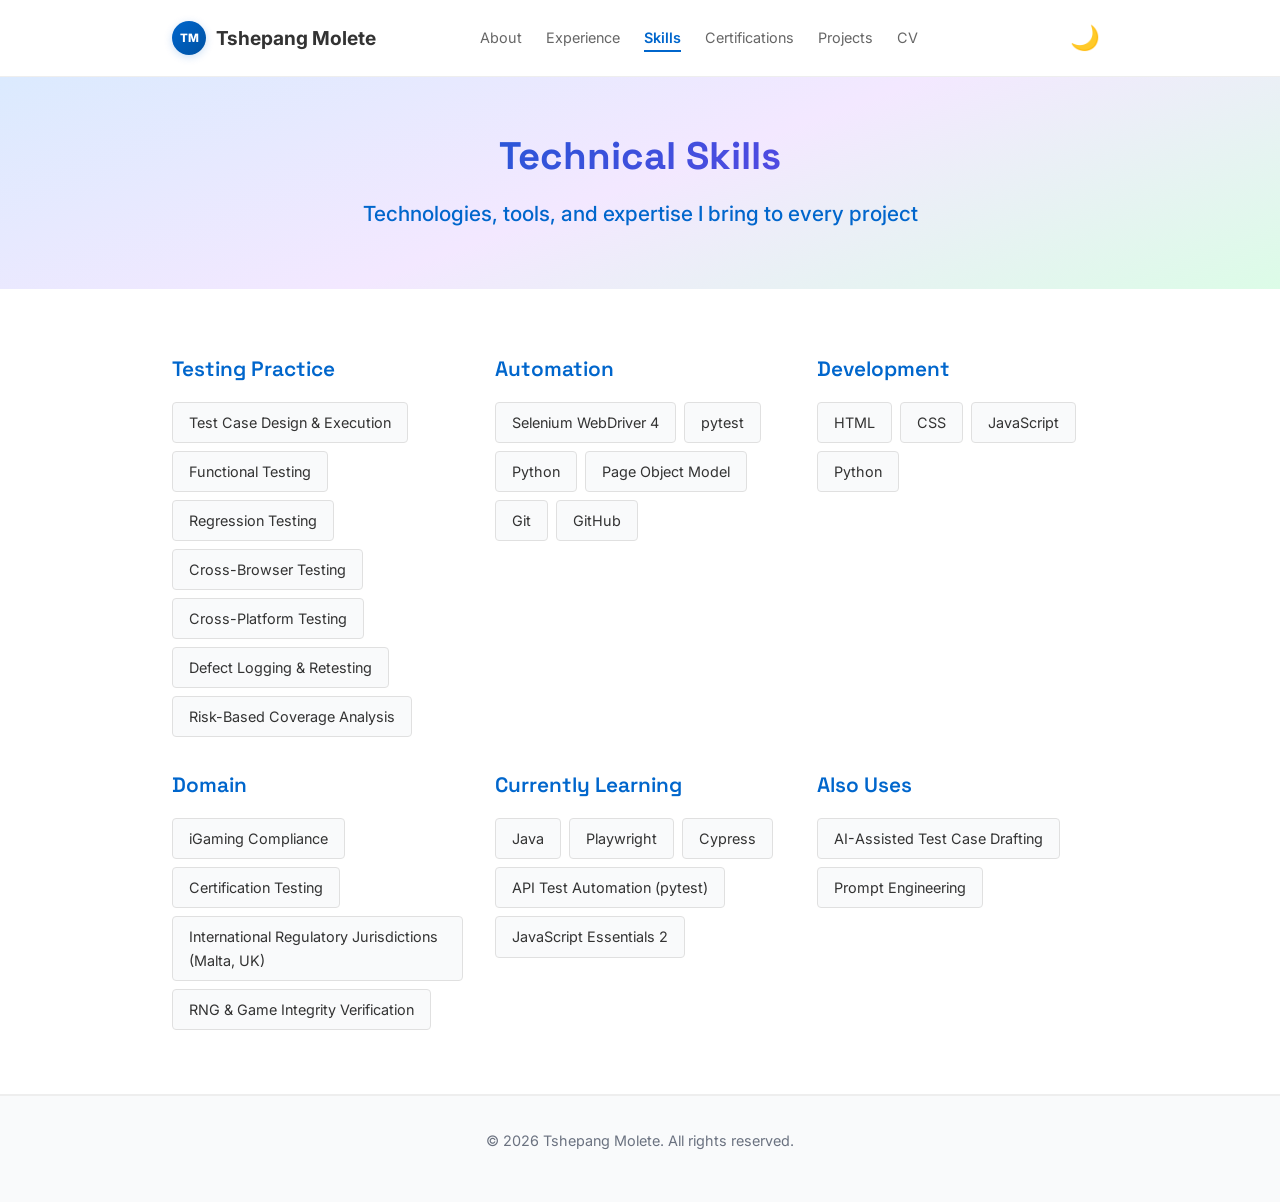
<file: skills.html>
<!DOCTYPE html>
<html lang="en">
<head>
    <meta charset="UTF-8">
    <meta name="viewport" content="width=device-width, initial-scale=1.0">
    <meta name="theme-color" content="#ffffff" id="themeColorMeta">
    <meta name="description" content="Tshepang Molete's technical skills — QA automation, Selenium WebDriver, pytest, Python, and full-stack development expertise.">
    <title>Skills | Tshepang Molete — QA Engineer &amp; Developer</title>
    <link rel="icon" type="image/svg+xml" href="favicon.svg">
    <meta property="og:type" content="website">
    <meta property="og:title" content="Skills | Tshepang Molete">
    <meta property="og:description" content="QA automation, Selenium WebDriver, pytest, Python, compliance testing, and full-stack development.">
    <meta name="twitter:card" content="summary">
    <meta name="twitter:title" content="Skills | Tshepang Molete">
    <meta name="twitter:description" content="QA automation, Selenium WebDriver, pytest, Python, compliance testing, and full-stack development.">
    <link rel="preconnect" href="https://fonts.googleapis.com">
    <link rel="preconnect" href="https://fonts.gstatic.com" crossorigin>
    <link href="https://fonts.googleapis.com/css2?family=Inter:wght@400;500;600&family=Space+Grotesk:wght@400;500;600;700&display=swap" rel="stylesheet">
    <link rel="stylesheet" href="styles.css">
</head>
<body>
    <a href="#main-content" class="skip-link">Skip to main content</a>
    <!-- HEADER / NAVIGATION -->
    <header class="header">
        <nav class="nav">
            <div class="nav-brand"><a href="index.html"><span class="nav-logo">TM</span>Tshepang Molete</a></div>
            <ul class="nav-links">
                <li><a href="index.html">About</a></li>
                <li><a href="experience.html">Experience</a></li>
                <li><a href="skills.html" class="active">Skills</a></li>
                <li><a href="certifications.html">Certifications</a></li>
                <li><a href="projects.html">Projects</a></li>
                <li><a href="cv.html">CV</a></li>
            </ul>
            <div class="nav-right">
                <button class="theme-toggle" id="themeToggle" title="Toggle dark mode" aria-label="Toggle dark mode" aria-pressed="false">
                    <span class="theme-icon">🌙</span>
                </button>
                <button class="nav-hamburger" id="navHamburger" aria-label="Toggle navigation" aria-expanded="false">
                    <span></span>
                    <span></span>
                    <span></span>
                </button>
            </div>
        </nav>
    </header>

    <!-- PAGE HEADER -->
    <section class="hero">
        <div class="hero-content">
            <h1>Technical Skills</h1>
            <p class="hero-subtitle">Technologies, tools, and expertise I bring to every project</p>
        </div>
    </section>

    <!-- SKILLS SECTION -->
    <section class="section skills" id="main-content">
        <div class="container">

            <div class="skills-categories">
                <div class="skill-category">
                    <h3>Testing Practice</h3>
                    <ul>
                        <li>Test Case Design &amp; Execution</li>
                        <li>Functional Testing</li>
                        <li>Regression Testing</li>
                        <li>Cross-Browser Testing</li>
                        <li>Cross-Platform Testing</li>
                        <li>Defect Logging &amp; Retesting</li>
                        <li>Risk-Based Coverage Analysis</li>
                    </ul>
                </div>

                <div class="skill-category">
                    <h3>Automation</h3>
                    <ul>
                        <li>Selenium WebDriver 4</li>
                        <li>pytest</li>
                        <li>Python</li>
                        <li>Page Object Model</li>
                        <li>Git</li>
                        <li>GitHub</li>
                    </ul>
                </div>

                <div class="skill-category">
                    <h3>Development</h3>
                    <ul>
                        <li>HTML</li>
                        <li>CSS</li>
                        <li>JavaScript</li>
                        <li>Python</li>
                    </ul>
                </div>

                <div class="skill-category">
                    <h3>Domain</h3>
                    <ul>
                        <li>iGaming Compliance</li>
                        <li>Certification Testing</li>
                        <li>International Regulatory Jurisdictions (Malta, UK)</li>
                        <li>RNG &amp; Game Integrity Verification</li>
                    </ul>
                </div>

                <div class="skill-category">
                    <h3>Currently Learning</h3>
                    <ul>
                        <li>Java</li>
                        <li>Playwright</li>
                        <li>Cypress</li>
                        <li>API Test Automation (pytest)</li>
                        <li>JavaScript Essentials 2</li>
                    </ul>
                </div>

                <div class="skill-category">
                    <h3>Also Uses</h3>
                    <ul>
                        <li>AI-Assisted Test Case Drafting</li>
                        <li>Prompt Engineering</li>
                    </ul>
                </div>
            </div>
        </div>
    </section>

    <!-- FOOTER -->
    <footer class="footer">
        <p>&copy; 2026 Tshepang Molete. All rights reserved.</p>
    </footer>

    <script src="theme.js"></script>
    <script src="fragments.js"></script>
</body>
</html>
</file>
<file: styles.css>
/* RESET & BASE STYLES */
:root {
    --bg-primary: #fff;
    --bg-secondary: #f9fafb;
    --bg-tertiary: #f0f7ff;
    --text-primary: #333;
    --text-secondary: #666;
    --text-muted: #6b7280;
    --border-color: #eee;
    --border-light: #e0e0e0;
    --primary-color: #0066cc;
    --primary-hover: #0052a3;
    --primary-shadow: rgba(0, 102, 204, 0.2);
    --primary-shadow-hover: rgba(0, 102, 204, 0.35);
}

body.dark-mode {
    --bg-primary: #0a0a0a;
    --bg-secondary: #111111;
    --bg-tertiary: #0c1a0e;
    --text-primary: #e2ffe6;
    --text-secondary: #8fb894;
    --text-muted: #7aa37f;
    --border-color: #1a2e1c;
    --border-light: #223325;
    --primary-color: #22c55e;
    --primary-hover: #16a34a;
    --primary-shadow: rgba(34, 197, 94, 0.25);
    --primary-shadow-hover: rgba(34, 197, 94, 0.4);
}

* {
    margin: 0;
    padding: 0;
    box-sizing: border-box;
}

html {
    scroll-behavior: smooth;
}

body {
    font-family: 'Inter', -apple-system, BlinkMacSystemFont, 'Segoe UI', sans-serif;
    line-height: 1.6;
    color: var(--text-primary);
    background-color: var(--bg-primary);
    transition: background-color 0.3s ease, color 0.3s ease;
}

/* TYPOGRAPHY */
h1, h2, h3, h4 {
    font-family: 'Space Grotesk', 'Inter', sans-serif;
}

h1 {
    font-size: 3rem;
    font-weight: 700;
    margin-bottom: 0.5rem;
    line-height: 1.2;
}

h2 {
    font-size: 2rem;
    font-weight: 700;
    margin-bottom: 1.5rem;
    position: relative;
    padding-bottom: 0.7rem;
}

h2::after {
    content: '';
    position: absolute;
    bottom: 0;
    left: 0;
    width: 36px;
    height: 3px;
    background: linear-gradient(90deg, var(--primary-color), transparent);
    border-radius: 2px;
}

.contact h2::after {
    left: 50%;
    transform: translateX(-50%);
}

h3 {
    font-size: 1.3rem;
    font-weight: 600;
    margin-bottom: 0.5rem;
}

h4 {
    font-size: 1rem;
    font-weight: 600;
}

p {
    margin-bottom: 1rem;
    line-height: 1.8;
}

a {
    color: var(--primary-color);
    text-decoration: none;
}

a:hover {
    text-decoration: underline;
}

/* LAYOUT */
.container {
    max-width: 1000px;
    margin: 0 auto;
    padding: 0 2rem;
}

/* HEADER / NAVIGATION */
.header {
    position: sticky;
    top: 0;
    background-color: rgba(255, 255, 255, 0.82);
    backdrop-filter: blur(14px);
    -webkit-backdrop-filter: blur(14px);
    border-bottom: 1px solid var(--border-color);
    z-index: 100;
    transition: background-color 0.3s ease, border-color 0.3s ease;
}

body.dark-mode .header {
    background-color: rgba(10, 10, 10, 0.88);
}

.nav {
    max-width: 1000px;
    margin: 0 auto;
    padding: 1rem 2rem;
    display: flex;
    align-items: center;
    flex-wrap: wrap;
    position: relative;
    gap: 0.5rem;
}

.nav-right {
    display: flex;
    align-items: center;
    gap: 0.25rem;
    margin-left: auto;
}

.nav-brand {
    font-size: 1.2rem;
    font-weight: 700;
    color: var(--text-primary);
}

.nav-brand a {
    display: flex;
    align-items: center;
    gap: 0.6rem;
    color: var(--text-primary);
    text-decoration: none;
    transition: color 0.2s;
}

.nav-brand a:hover {
    color: var(--primary-color);
    text-decoration: none;
}

.nav-logo {
    display: inline-flex;
    align-items: center;
    justify-content: center;
    width: 34px;
    height: 34px;
    border-radius: 50%;
    background: linear-gradient(135deg, var(--primary-color), var(--primary-hover));
    color: white;
    font-size: 0.72rem;
    font-weight: 800;
    letter-spacing: -0.5px;
    flex-shrink: 0;
    box-shadow: 0 2px 8px var(--primary-shadow);
    transition: box-shadow 0.2s ease, transform 0.2s ease;
}

.nav-brand a:hover .nav-logo {
    transform: scale(1.08);
    box-shadow: 0 4px 14px var(--primary-shadow-hover);
}

.nav-links {
    display: flex;
    list-style: none;
    gap: 1.5rem;
    margin-left: 6rem;
}

.nav-links a {
    font-size: 0.9rem;
    color: var(--text-secondary);
    transition: color 0.2s;
}

.nav-links a:hover {
    color: var(--primary-color);
    text-decoration: none;
}

.nav-links a.active {
    color: var(--primary-color);
    font-weight: 600;
    border-bottom: 2px solid var(--primary-color);
    padding-bottom: 0.25rem;
}

/* THEME TOGGLE */
.theme-toggle {
    background: none;
    border: none;
    font-size: 1.5rem;
    cursor: pointer;
    padding: 0.5rem;
    border-radius: 4px;
    transition: all 0.3s ease;
    display: flex;
    align-items: center;
    justify-content: center;
}

.theme-toggle:hover {
    background-color: var(--bg-secondary);
}

.theme-icon {
    display: inline-block;
    transition: transform 0.3s ease;
}

.theme-toggle:active .theme-icon {
    transform: rotate(20deg);
}

/* HERO SECTION */
.hero {
    padding: 5rem 2rem;
    text-align: center;
    background: linear-gradient(160deg, #dbeafe 0%, #f3e8ff 50%, #dcfce7 100%);
    transition: background 0.3s ease;
    position: relative;
    z-index: 1;
}

/* Inner page hero — more compact when no avatar present */
.hero:not(:has(.avatar)) {
    padding: 3.5rem 2rem 3rem;
}

.hero:not(:has(.avatar)) h1 {
    font-size: 2.4rem;
    background: linear-gradient(135deg, var(--primary-color) 0%, #7c3aed 100%);
    -webkit-background-clip: text;
    -webkit-text-fill-color: transparent;
    background-clip: text;
    color: transparent;
}

body.dark-mode .hero:not(:has(.avatar)) h1 {
    background: linear-gradient(135deg, #22c55e 0%, #06b6d4 100%);
    -webkit-background-clip: text;
    -webkit-text-fill-color: transparent;
    background-clip: text;
}

body.dark-mode .hero {
    background: linear-gradient(160deg, #0a0a0a 0%, #0c1a0e 60%, #0a0a0a 100%);
}

.hero-content {
    max-width: 1000px;
    margin: 0 auto;
}

.hero h1 {
    background: linear-gradient(135deg, #0066cc 0%, #7c3aed 100%);
    -webkit-background-clip: text;
    -webkit-text-fill-color: transparent;
    background-clip: text;
    color: transparent;
    margin-bottom: 1rem;
}

body.dark-mode .hero h1 {
    background: linear-gradient(135deg, #22c55e 0%, #06b6d4 100%);
    -webkit-background-clip: text;
    -webkit-text-fill-color: transparent;
    background-clip: text;
}

.hero-subtitle {
    font-size: 1.3rem;
    color: var(--primary-color);
    font-weight: 500;
    margin-bottom: 0.5rem;
}

.hero-description {
    font-size: 1.05rem;
    color: var(--text-secondary);
    margin-bottom: 2rem;
}

.hero-cta {
    display: flex;
    gap: 1rem;
    justify-content: center;
    flex-wrap: wrap;
}

/* BUTTONS */
.btn {
    display: inline-block;
    padding: 0.75rem 1.75rem;
    border-radius: 50px;
    font-weight: 600;
    font-size: 0.95rem;
    transition: all 0.3s ease;
    cursor: pointer;
    border: none;
}

.btn-primary {
    background-color: var(--primary-color);
    color: white;
    box-shadow: 0 2px 8px var(--primary-shadow);
}

.btn-primary:hover {
    background-color: var(--primary-hover);
    text-decoration: none;
    box-shadow: 0 4px 12px var(--primary-shadow-hover);
    transform: translateY(-2px);
}

.btn-secondary {
    background-color: var(--bg-secondary);
    color: var(--primary-color);
    border: 2px solid var(--primary-color);
}

.btn-secondary:hover {
    background-color: var(--primary-color);
    color: white;
    text-decoration: none;
    box-shadow: 0 4px 12px var(--primary-shadow);
    transform: translateY(-2px);
}

/* SECTIONS */
.section {
    padding: 4rem 2rem;
    border-bottom: 1px solid var(--border-color);
    transition: border-color 0.3s ease;
    position: relative;
    z-index: 1;
}

.section h2 {
    margin-bottom: 2rem;
}

/* ABOUT SECTION */
.about-layout {
    display: grid;
    grid-template-columns: minmax(0, 1fr) 280px;
    gap: 5.5rem;
    align-items: start;
}

.about-photo {
    position: sticky;
    top: 5.5rem;
    display: flex;
    flex-direction: column;
    align-items: flex-end;
    justify-content: flex-start;
    gap: 1rem;
    z-index: 2;
    justify-self: end;
    margin-top: 2.5rem;
    transform: translate(2rem, 1rem);
}

.profile-photo-wrap {
    width: 240px;
    height: 240px;
    border-radius: 50%;
    padding: 4px;
    background: linear-gradient(135deg, var(--primary-color), #7c3aed);
    box-shadow: 0 8px 32px var(--primary-shadow);
    transition: box-shadow 0.3s ease, transform 0.3s ease;
}

.profile-photo-wrap:hover {
    transform: translateY(-4px);
    box-shadow: 0 16px 48px var(--primary-shadow-hover);
}

.profile-photo {
    width: 100%;
    height: 100%;
    border-radius: 50%;
    object-fit: cover;
    object-position: center top;
    display: block;
    border: 3px solid var(--bg-primary);
}

body.dark-mode .profile-photo-wrap {
    box-shadow: 0 8px 32px rgba(34, 197, 94, 0.3);
}

@media (max-width: 768px) {
    .about-layout {
        grid-template-columns: 1fr;
        gap: 2rem;
    }

    .about-photo {
        position: static;
        order: -1;
    }

    .profile-photo-wrap {
        width: 180px;
        height: 180px;
        margin: 0 auto;
    }
}

.about p {
    max-width: 800px;
    margin-bottom: 1.5rem;
    color: var(--text-secondary);
}

.about-quote {
    margin: 1.75rem 0;
    padding: 0.25rem 0 0.25rem 1.5rem;
    max-width: 800px;
    border-left: 3px solid var(--primary-color);
    font-family: 'Space Grotesk', sans-serif;
    font-size: 1.15rem;
    font-style: italic;
    line-height: 1.6;
    color: var(--text-primary);
}

.skills-grid-mini {
    display: grid;
    grid-template-columns: repeat(auto-fit, minmax(150px, 1fr));
    gap: 1.5rem;
    margin-top: 2rem;
}

.skill-item {
    padding: 1.5rem;
    background-color: var(--bg-secondary);
    border-radius: 8px;
    text-align: center;
    transition: all 0.3s ease;
    border: 1px solid transparent;
}

.skill-item:hover {
    background-color: var(--bg-tertiary);
    border-color: var(--primary-color);
    transform: translateY(-4px) scale(1.03);
    box-shadow: 0 4px 12px var(--primary-shadow);
}

.skill-item:hover .skill-icon {
    transform: scale(1.15);
}

.skill-icon {
    display: block;
    font-size: 1.6rem;
    margin-bottom: 0.5rem;
    transition: transform 0.3s ease;
}

.skill-item h4 {
    color: var(--primary-color);
    margin-bottom: 0.5rem;
}

.skill-item p {
    color: var(--text-secondary);
    font-size: 0.9rem;
    margin: 0;
}

/* EXPERIENCE SECTION */
.company {
    color: var(--primary-color);
    font-size: 0.95rem;
    font-weight: 500;
    margin-bottom: 1rem;
}

.timeline-item ul {
    margin: 1rem 0;
    margin-left: 1.5rem;
    color: var(--text-secondary);
}

.timeline-item li {
    margin-bottom: 0.7rem;
    line-height: 1.7;
}

/* SKILLS SECTION */
.skills-categories {
    display: grid;
    grid-template-columns: repeat(auto-fit, minmax(280px, 1fr));
    gap: 2rem;
}

.skill-category h3 {
    color: var(--primary-color);
    margin-bottom: 1rem;
}

.skill-category ul {
    list-style: none;
    display: flex;
    flex-wrap: wrap;
    gap: 0.5rem;
}

.skill-category li {
    background-color: var(--bg-secondary);
    padding: 0.5rem 1rem;
    border-radius: 4px;
    font-size: 0.9rem;
    color: var(--text-primary);
    transition: all 0.2s ease;
    border: 1px solid var(--border-light);
}

.skill-category li:hover {
    background-color: var(--primary-color);
    color: white;
    border-color: var(--primary-color);
    transform: translateY(-2px);
}

/* CERTIFICATIONS SECTION */
.cert-grid {
    display: grid;
    grid-template-columns: repeat(auto-fit, minmax(280px, 1fr));
    gap: 1.5rem;
}

/* PROJECTS SECTION */
.projects {
    background-color: var(--bg-secondary);
}

.placeholder-text {
    color: var(--text-muted);
    font-style: italic;
    font-size: 1.05rem;
}

/* CONTACT SECTION */
.contact {
    text-align: center;
}

.contact h2 {
    margin-top: 0;
}

/* FOOTER */
.footer {
    padding: 2rem;
    text-align: center;
    background-color: var(--bg-secondary);
    border-top: 1px solid var(--border-color);
    color: var(--text-muted);
    font-size: 0.9rem;
    transition: background-color 0.3s ease, border-color 0.3s ease, color 0.3s ease;
    position: relative;
    z-index: 1;
}

/* CV DOWNLOAD SECTION */
.cv-download {
    background-color: var(--bg-primary);
}

.cv-options {
    display: grid;
    grid-template-columns: repeat(auto-fit, minmax(280px, 1fr));
    gap: 2rem;
    margin-bottom: 4rem;
}

.cv-card {
    padding: 2rem;
    background-color: var(--bg-secondary);
    border-radius: 8px;
    text-align: center;
    transition: all 0.3s ease;
    border: 1px solid var(--border-light);
}

.cv-card:hover {
    background-color: var(--bg-tertiary);
    border-color: var(--primary-color);
    transform: translateY(-4px);
    box-shadow: 0 4px 12px var(--primary-shadow);
}

.cv-card h3 {
    color: var(--text-primary);
    margin-bottom: 0.75rem;
}

.cv-card p {
    color: var(--text-secondary);
    margin-bottom: 1.5rem;
    font-size: 0.95rem;
}

.cv-preview {
    padding: 2rem;
    background-color: var(--bg-secondary);
    border-radius: 8px;
    border: 1px solid var(--border-light);
}

.cv-preview h2 {
    margin-top: 0;
    color: var(--text-primary);
}

/* RESPONSIVE */
@media (max-width: 768px) {
    h1 {
        font-size: 2rem;
    }

    h2 {
        font-size: 1.5rem;
    }

    .nav-links {
        display: none;
        width: 100%;
        flex-direction: column;
        gap: 0;
        border-top: 1px solid var(--border-color);
        padding: 0.5rem 0 0.75rem;
        margin-top: 0.5rem;
    }

    .nav-links.open {
        display: flex;
    }

    .nav-links li {
        border: none;
    }

    .nav-links a {
        display: block;
        padding: 0.65rem 0;
        font-size: 1rem;
    }

    .hero {
        padding: 3rem 1rem;
    }

    .hero-subtitle {
        font-size: 1.1rem;
    }

    .section {
        padding: 2.5rem 1rem;
    }

    .skills-categories {
        grid-template-columns: 1fr;
    }

    .hero-cta {
        flex-direction: column;
    }

    .hero-cta .btn {
        width: 100%;
        text-align: center;
    }
}

/* ============================
   AVATAR
   ============================ */
@keyframes avatarPulse {
    0%, 100% { box-shadow: 0 4px 16px var(--primary-shadow); }
    50%       { box-shadow: 0 4px 28px var(--primary-shadow-hover), 0 0 0 8px color-mix(in srgb, var(--primary-color) 12%, transparent); }
}

.avatar {
    width: 80px;
    height: 80px;
    border-radius: 50%;
    background: linear-gradient(135deg, var(--primary-color), var(--primary-hover));
    color: white;
    font-size: 1.8rem;
    font-weight: 700;
    display: flex;
    align-items: center;
    justify-content: center;
    margin: 0 auto 1.5rem;
    letter-spacing: -1px;
    user-select: none;
    animation: avatarPulse 3.2s ease-in-out infinite;
}

/* ============================
   HERO ROLE
   ============================ */
.hero-role {
    font-size: 1.4rem;
    font-weight: 600;
    color: var(--text-primary);
    margin-bottom: 0.5rem;
}

/* ============================
   SOCIAL LINKS
   ============================ */
.social-links {
    display: flex;
    gap: 0.75rem;
    justify-content: center;
    margin-top: 1.5rem;
    flex-wrap: wrap;
}

.social-link {
    display: inline-flex;
    align-items: center;
    padding: 0.4rem 1rem;
    border-radius: 4px;
    border: 1px solid var(--border-light);
    background: var(--bg-primary);
    color: var(--text-secondary);
    font-size: 0.875rem;
    font-weight: 500;
    transition: all 0.2s ease;
}

.social-link:hover {
    border-color: var(--primary-color);
    color: var(--primary-color);
    text-decoration: none;
    transform: translateY(-2px);
    box-shadow: 0 4px 12px var(--primary-shadow);
}

/* ============================
   MOBILE HAMBURGER MENU
   ============================ */
.nav-hamburger {
    display: none;
    background: none;
    border: none;
    cursor: pointer;
    padding: 0.4rem;
    flex-direction: column;
    gap: 5px;
    margin-left: 0.25rem;
}

.nav-hamburger span {
    display: block;
    width: 22px;
    height: 2px;
    background-color: var(--text-primary);
    border-radius: 2px;
    transition: all 0.3s ease;
}

.nav-hamburger.open span:nth-child(1) {
    transform: translateY(7px) rotate(45deg);
}

.nav-hamburger.open span:nth-child(2) {
    opacity: 0;
    transform: scaleX(0);
}

.nav-hamburger.open span:nth-child(3) {
    transform: translateY(-7px) rotate(-45deg);
}

@media (max-width: 768px) {
    .nav-hamburger {
        display: flex;
    }
}

/* ============================
   PROJECT CARDS
   ============================ */
.project-grid {
    display: grid;
    grid-template-columns: repeat(auto-fit, minmax(300px, 1fr));
    gap: 2rem;
}

.project-card {
    padding: 1.75rem;
    background-color: var(--bg-secondary);
    border-radius: 8px;
    border: 1px solid var(--border-light);
    transition: all 0.3s ease;
    display: flex;
    flex-direction: column;
}

.project-card:hover {
    transform: translateY(-4px);
    border-color: var(--primary-color);
    box-shadow: 0 8px 24px var(--primary-shadow);
}

.project-card h3 {
    color: var(--text-primary);
    margin-bottom: 0.75rem;
}

.project-card > p {
    color: var(--text-secondary);
    font-size: 0.95rem;
    flex: 1;
    margin-bottom: 0;
}

.project-status {
    display: inline-block;
    font-size: 0.72rem;
    padding: 0.2rem 0.65rem;
    border-radius: 20px;
    font-weight: 700;
    margin-bottom: 0.75rem;
    width: fit-content;
    letter-spacing: 0.03em;
    text-transform: uppercase;
}

.project-status.live {
    background-color: #dcfce7;
    color: #16a34a;
}

.project-status.in-progress {
    background-color: #fef9c3;
    color: #ca8a04;
}

.project-status.planned {
    background-color: #f1f5f9;
    color: #64748b;
}

body.dark-mode .project-status.live {
    background-color: rgba(22, 163, 74, 0.15);
    color: #86efac;
}

body.dark-mode .project-status.in-progress {
    background-color: rgba(202, 138, 4, 0.15);
    color: #fde68a;
}

body.dark-mode .project-status.planned {
    background-color: rgba(100, 116, 139, 0.2);
    color: #94a3b8;
}

.project-tags {
    display: flex;
    flex-wrap: wrap;
    gap: 0.4rem;
    margin: 1rem 0;
}

.project-tag {
    font-size: 0.78rem;
    padding: 0.2rem 0.55rem;
    background-color: var(--bg-tertiary);
    color: var(--primary-color);
    border-radius: 4px;
    border: 1px solid var(--primary-shadow);
    font-weight: 500;
}

.project-links {
    display: flex;
    gap: 0.75rem;
    margin-top: auto;
    padding-top: 1rem;
}

.project-link {
    font-size: 0.875rem;
    color: var(--primary-color);
    font-weight: 500;
    padding: 0.4rem 0.9rem;
    border: 1px solid var(--primary-color);
    border-radius: 4px;
    transition: all 0.2s ease;
}

.project-link:hover {
    background-color: var(--primary-color);
    color: white;
    text-decoration: none;
}

@media (max-width: 768px) {
    .project-grid {
        grid-template-columns: 1fr;
    }
}

/* ============================
   EXPERIENCE TIMELINE
   ============================ */
.timeline {
    position: relative;
    padding-left: 2rem;
}

.timeline::before {
    content: '';
    position: absolute;
    left: 5px;
    top: 0.5rem;
    bottom: 0;
    width: 2px;
    background-color: var(--border-light);
}

.timeline-item {
    position: relative;
    margin-bottom: 2.5rem;
    padding-bottom: 2rem;
    border-bottom: 1px solid var(--border-color);
}

.timeline-item:last-child {
    border-bottom: none;
    margin-bottom: 0;
    padding-bottom: 0;
}

.timeline-item::before {
    content: '';
    position: absolute;
    left: -2.35rem;
    top: 0.35rem;
    width: 12px;
    height: 12px;
    border-radius: 50%;
    background-color: var(--primary-color);
    border: 2px solid var(--bg-primary);
    box-shadow: 0 0 0 2px var(--primary-color);
}

/* ============================
   CONTACT — IMPROVED CARDS
   ============================ */
.contact-grid {
    display: grid;
    grid-template-columns: repeat(auto-fit, minmax(220px, 1fr));
    gap: 1.25rem;
    margin-top: 2rem;
    text-align: left;
}

a.contact-card,
.contact-card {
    display: block;
    padding: 1.25rem 1.5rem;
    background-color: var(--bg-secondary);
    border-radius: 8px;
    border: 1px solid var(--border-light);
    transition: all 0.3s ease;
    color: var(--text-primary);
    text-decoration: none;
}

a.contact-card:hover {
    border-color: var(--primary-color);
    transform: translateY(-2px);
    box-shadow: 0 4px 12px var(--primary-shadow);
    text-decoration: none;
}

.contact-card--cv {
    border-color: var(--primary-color);
    background: linear-gradient(135deg, var(--bg-secondary) 60%, rgba(99,102,241,0.08) 100%);
}

.contact-card--cv .contact-card-label {
    color: var(--primary-color);
}

.contact-card--cv .contact-card-value {
    color: var(--primary-color);
    font-weight: 600;
}

.contact-card--cv:hover {
    background: linear-gradient(135deg, rgba(99,102,241,0.12) 0%, rgba(99,102,241,0.18) 100%);
}

.contact-card-label {
    font-size: 0.72rem;
    text-transform: uppercase;
    letter-spacing: 0.08em;
    color: var(--text-muted);
    font-weight: 700;
    margin-bottom: 0.35rem;
}

.contact-card-value {
    color: var(--text-primary);
    font-size: 0.95rem;
    font-weight: 500;
    word-break: break-word;
}

@media (max-width: 768px) {
    .contact-grid {
        grid-template-columns: 1fr;
    }
}

/* ============================
   SKIP TO MAIN CONTENT
   ============================ */
.skip-link {
    position: absolute;
    top: -100%;
    left: 1rem;
    background: var(--primary-color);
    color: white;
    padding: 0.5rem 1.25rem;
    border-radius: 4px;
    font-weight: 600;
    font-size: 0.9rem;
    z-index: 9999;
    transition: top 0.2s ease;
    text-decoration: none;
}

.skip-link:focus {
    top: 0.75rem;
    outline: 2px solid white;
    outline-offset: 2px;
}

/* ============================
   BACK TO TOP
   ============================ */
.back-to-top {
    position: fixed;
    bottom: 2rem;
    right: 2rem;
    width: 44px;
    height: 44px;
    border-radius: 50%;
    background: var(--primary-color);
    color: white;
    border: none;
    cursor: pointer;
    font-size: 1.1rem;
    font-weight: 700;
    line-height: 1;
    opacity: 0;
    pointer-events: none;
    transition: opacity 0.3s ease, transform 0.3s ease, box-shadow 0.3s ease;
    box-shadow: 0 4px 12px var(--primary-shadow);
    z-index: 98;
    display: flex;
    align-items: center;
    justify-content: center;
    font-family: 'Space Grotesk', sans-serif;
}

.back-to-top.visible {
    opacity: 1;
    pointer-events: auto;
}

.back-to-top:hover {
    transform: translateY(-3px);
    box-shadow: 0 8px 20px var(--primary-shadow-hover);
}

/* ============================
   SCROLL REVEAL
   ============================ */
.reveal {
    opacity: 0;
    transform: translateY(28px);
    transition: opacity 0.55s ease, transform 0.55s ease;
}

.reveal.visible {
    opacity: 1;
    transform: translateY(0);
}

/* ============================
   INLINE CV STYLES
   ============================ */
.cv-inline {
    margin-top: 0;
}

.cv-header-row {
    margin-bottom: 2rem;
    padding-bottom: 1.5rem;
    border-bottom: 2px solid var(--primary-color);
}

.cv-header-row h2 {
    margin-bottom: 0.3rem;
    color: var(--text-primary);
}

.cv-role {
    color: var(--primary-color);
    font-weight: 500;
    margin-bottom: 0.5rem;
}

.cv-contact-line {
    color: var(--text-secondary);
    font-size: 0.9rem;
    margin: 0;
    line-height: 1.6;
}

.cv-contact-line a {
    color: var(--primary-color);
}

.cv-section {
    margin-bottom: 1.75rem;
    padding-bottom: 1.5rem;
    border-bottom: 1px solid var(--border-color);
}

.cv-section:last-child {
    border-bottom: none;
    padding-bottom: 0;
    margin-bottom: 0;
}

.cv-section-title {
    font-size: 0.72rem;
    font-weight: 800;
    text-transform: uppercase;
    letter-spacing: 0.1em;
    color: var(--primary-color);
    margin-bottom: 1rem;
}

.cv-job {
    margin-bottom: 1.25rem;
}

.cv-job:last-child {
    margin-bottom: 0;
}

.cv-job-header {
    display: flex;
    align-items: baseline;
    gap: 0.75rem;
    flex-wrap: wrap;
    margin-bottom: 0.5rem;
}

.cv-job-header strong {
    color: var(--text-primary);
    font-size: 1rem;
}

.cv-company {
    color: var(--primary-color);
    font-size: 0.9rem;
    font-weight: 500;
}

.cv-date {
    color: var(--text-muted);
    font-size: 0.85rem;
    margin-left: auto;
}

.cv-job ul {
    margin-left: 1.25rem;
    color: var(--text-secondary);
}

.cv-job li {
    margin-bottom: 0.35rem;
    font-size: 0.95rem;
    line-height: 1.6;
}

.cv-skills-row {
    display: grid;
    grid-template-columns: repeat(auto-fit, minmax(200px, 1fr));
    gap: 1.25rem;
}

.cv-skills-row strong {
    display: block;
    color: var(--text-primary);
    margin-bottom: 0.35rem;
    font-size: 0.9rem;
}

.cv-skills-row p {
    color: var(--text-secondary);
    font-size: 0.875rem;
    margin: 0;
    line-height: 1.6;
}

/* ============================
   RESPONSIVE — CV OPTIONS
   ============================ */
@media (max-width: 600px) {
    .cv-options {
        grid-template-columns: 1fr;
    }

    .cv-job-header {
        flex-direction: column;
        gap: 0.2rem;
    }

    .cv-date {
        margin-left: 0;
    }
}

/* ============================
   EASING POLISH
   ============================ */
.btn,
.skill-item,
.project-card,
.contact-card,
.social-link,
.nav-logo,
.profile-photo-wrap,
.cert-card,
.timeline-item {
    transition-timing-function: cubic-bezier(0.4, 0, 0.2, 1);
}

/* ============================
   EXPERIENCE — TIMELINE META
   ============================ */
.timeline-meta {
    display: flex;
    align-items: center;
    gap: 0.75rem;
    flex-wrap: wrap;
    margin-bottom: 1rem;
}

.timeline-company {
    color: var(--primary-color);
    font-size: 0.95rem;
    font-weight: 600;
}

.timeline-period {
    font-size: 0.75rem;
    font-weight: 700;
    text-transform: uppercase;
    letter-spacing: 0.06em;
    color: var(--text-muted);
    background: var(--bg-secondary);
    border: 1px solid var(--border-light);
    padding: 0.18rem 0.65rem;
    border-radius: 20px;
}

.timeline-period.current {
    background: color-mix(in srgb, var(--primary-color) 12%, transparent);
    border-color: color-mix(in srgb, var(--primary-color) 30%, transparent);
    color: var(--primary-color);
}

/* ============================
   CERTIFICATIONS
   ============================ */
.cert-grid {
    display: flex;
    flex-direction: column;
    gap: 1.5rem;
}

.cert-card {
    display: flex;
    gap: 1.75rem;
    align-items: flex-start;
    padding: 1.75rem 2rem;
    background: var(--bg-secondary);
    border-radius: 12px;
    border: 1px solid var(--border-light);
    transition: transform 0.3s cubic-bezier(0.4, 0, 0.2, 1),
                border-color 0.3s ease,
                box-shadow 0.3s ease;
}

.cert-card:hover {
    transform: translateY(-4px);
    border-color: var(--primary-color);
    box-shadow: 0 8px 28px var(--primary-shadow);
}

.cert-badge {
    flex-shrink: 0;
    width: 60px;
    height: 60px;
    border-radius: 14px;
    display: flex;
    align-items: center;
    justify-content: center;
    font-size: 0.68rem;
    font-weight: 900;
    letter-spacing: 0.04em;
    text-transform: uppercase;
    color: white;
}

.cert-badge--blue   { background: linear-gradient(135deg, #0066cc, #4f46e5); }
.cert-badge--purple { background: linear-gradient(135deg, #7c3aed, #c026d3); }
.cert-badge--green  { background: linear-gradient(135deg, #16a34a, #059669); }
.cert-badge--orange { background: linear-gradient(135deg, #ea580c, #f59e0b); }
.cert-badge--teal   { background: linear-gradient(135deg, #0891b2, #06b6d4); }

body.dark-mode .cert-badge--blue   { background: linear-gradient(135deg, #22c55e, #06b6d4); }
body.dark-mode .cert-badge--purple { background: linear-gradient(135deg, #a855f7, #ec4899); }
body.dark-mode .cert-badge--green  { background: linear-gradient(135deg, #22c55e, #16a34a); }
body.dark-mode .cert-badge--orange { background: linear-gradient(135deg, #f97316, #fbbf24); }
body.dark-mode .cert-badge--teal   { background: linear-gradient(135deg, #22d3ee, #0ea5e9); }

.cert-upcoming {
    display: inline-flex;
    align-items: center;
    gap: 5px;
    font-size: 0.72rem;
    font-weight: 600;
    color: #b45309;
    background: #fef3c7;
    border: 1px solid #fde68a;
    border-radius: 20px;
    padding: 2px 10px;
    margin-bottom: 8px;
    letter-spacing: 0.04em;
    text-transform: uppercase;
}

body.dark-mode .cert-upcoming {
    color: #fcd34d;
    background: rgba(251,191,36,0.12);
    border-color: rgba(251,191,36,0.3);
}

.cert-body {
    flex: 1;
    min-width: 0;
}

.cert-body h3 {
    font-size: 1.05rem;
    margin-bottom: 0.3rem;
    color: var(--text-primary);
}

.cert-issuer {
    color: var(--primary-color);
    font-size: 0.85rem;
    font-weight: 600;
    margin-bottom: 0.65rem;
}

.cert-description {
    color: var(--text-secondary);
    font-size: 0.9rem;
    line-height: 1.7;
    margin-bottom: 0.85rem;
}

.cert-tags {
    display: flex;
    flex-wrap: wrap;
    gap: 0.4rem;
}

.cert-tag {
    font-size: 0.75rem;
    padding: 0.2rem 0.6rem;
    background: var(--bg-tertiary);
    color: var(--primary-color);
    border-radius: 4px;
    border: 1px solid var(--primary-shadow);
    font-weight: 500;
}

@media (max-width: 600px) {
    .cert-card {
        flex-direction: column;
        gap: 1rem;
        padding: 1.5rem;
    }
}

/* =============================================
   HERO TERMINAL + PROOF TILES + TESTED BADGE
   ============================================= */
.sr-only {
    position: absolute;
    width: 1px;
    height: 1px;
    padding: 0;
    margin: -1px;
    overflow: hidden;
    clip: rect(0, 0, 0, 0);
    white-space: nowrap;
    border: 0;
}

.hero-grid {
    max-width: 1120px;
    display: grid;
    grid-template-columns: minmax(0, 1fr) minmax(0, 1.05fr);
    gap: 3rem;
    align-items: center;
}

.hero-grid .hero-intro {
    text-align: left;
}

.hero-grid .avatar {
    margin: 0 0 1.5rem;
}

.hero-grid .hero-cta,
.hero-grid .social-links {
    justify-content: flex-start;
}

.terminal {
    --t-bg: #0d1117;
    --t-bar: #161b22;
    --t-text: #c9d1d9;
    --t-dim: #8b949e;
    --t-green: #3fb950;
    --t-blue: #79c0ff;
    --t-border: #30363d;
    background: var(--t-bg);
    border: 1px solid var(--t-border);
    border-radius: 12px;
    box-shadow: 0 24px 60px -20px rgba(15, 23, 42, 0.45), 0 0 0 1px rgba(255, 255, 255, 0.03) inset;
    overflow: hidden;
    text-align: left;
    transform: perspective(1200px) rotateY(-4deg);
    transition: transform 0.5s ease, box-shadow 0.5s ease;
}

.terminal:hover {
    transform: perspective(1200px) rotateY(0deg);
}

body.dark-mode .terminal {
    box-shadow: 0 24px 60px -20px rgba(34, 197, 94, 0.25), 0 0 0 1px rgba(34, 197, 94, 0.12);
}

.terminal-bar {
    display: flex;
    align-items: center;
    gap: 0.45rem;
    padding: 0.7rem 0.9rem;
    background: var(--t-bar);
    border-bottom: 1px solid var(--t-border);
}

.terminal-dot {
    width: 11px;
    height: 11px;
    border-radius: 50%;
    flex-shrink: 0;
}
.terminal-dot--red   { background: #ff5f56; }
.terminal-dot--amber { background: #ffbd2e; }
.terminal-dot--green { background: #27c93f; }

.terminal-title {
    flex: 1;
    text-align: center;
    color: var(--t-dim);
    font: 500 0.78rem/1 'JetBrains Mono', 'Fira Code', ui-monospace, Menlo, Consolas, monospace;
    white-space: nowrap;
    overflow: hidden;
    text-overflow: ellipsis;
}

.terminal-rerun {
    background: transparent;
    border: 1px solid var(--t-border);
    color: var(--t-text);
    border-radius: 6px;
    padding: 0.25rem 0.55rem;
    font: 500 0.72rem/1 ui-monospace, Menlo, Consolas, monospace;
    cursor: pointer;
    transition: border-color 0.2s ease, color 0.2s ease, opacity 0.2s ease;
}
.terminal-rerun:hover:not(:disabled),
.terminal-rerun:focus-visible {
    border-color: var(--t-green);
    color: var(--t-green);
    outline: none;
}
.terminal-rerun:disabled {
    opacity: 0.4;
    cursor: default;
}

.terminal-body {
    margin: 0;
    padding: 1.1rem 1.2rem 1.3rem;
    min-height: 15.5rem;
    color: var(--t-text);
    font: 400 0.82rem/1.75 'JetBrains Mono', 'Fira Code', ui-monospace, Menlo, Consolas, monospace;
    white-space: pre-wrap;
    word-break: break-all;
}

.tline { display: block; }
.tline--in { animation: tlineIn 0.25s ease-out both; }
@keyframes tlineIn {
    from { opacity: 0; transform: translateX(-6px); }
    to   { opacity: 1; transform: none; }
}

.t-prompt  { color: var(--t-green); font-weight: 700; }
.t-dim     { color: var(--t-dim); }
.t-path    { color: var(--t-text); }
.t-pass    { color: var(--t-green); font-weight: 700; }
.t-pct     { color: var(--t-dim); margin-left: 0.6rem; }
.t-summary { color: var(--t-green); font-weight: 700; display: inline-block; margin-top: 0.35rem; }

.t-cursor {
    display: inline-block;
    width: 0.55em;
    height: 1.05em;
    vertical-align: text-bottom;
    background: var(--t-green);
    animation: tblink 1s steps(1) infinite;
}
@keyframes tblink { 50% { opacity: 0; } }

/* Proof tiles (replace the emoji skill tiles) */
.stat-grid {
    display: grid;
    grid-template-columns: repeat(2, minmax(0, 1fr));
    gap: 1rem;
    margin-top: 2rem;
}

.stat-tile {
    display: flex;
    flex-direction: column;
    gap: 0.3rem;
    padding: 1.15rem 1.25rem;
    border: 1px solid var(--border-light);
    border-left: 3px solid var(--primary-color);
    border-radius: 10px;
    background: var(--bg-secondary);
    transition: transform 0.25s ease, box-shadow 0.25s ease, border-color 0.25s ease;
}

.stat-tile:hover {
    transform: translateY(-3px);
    box-shadow: 0 8px 20px var(--primary-shadow);
}

.stat-value {
    font: 700 1.45rem/1.1 'Space Grotesk', 'Inter', sans-serif;
    color: var(--primary-color);
    letter-spacing: -0.01em;
}

.stat-label {
    font-size: 0.88rem;
    color: var(--text-secondary);
    line-height: 1.4;
}

/* "This site is tested" footer badge */
.tested-badge {
    display: inline-flex;
    align-items: center;
    gap: 0.55rem;
    margin-bottom: 0.9rem;
    padding: 0.4rem 0.9rem;
    border: 1px solid var(--border-light);
    border-radius: 999px;
    background: var(--bg-primary);
    color: var(--text-secondary);
    font: 500 0.8rem/1.2 ui-monospace, Menlo, Consolas, monospace;
    text-decoration: none;
    transition: border-color 0.2s ease, color 0.2s ease;
}
.tested-badge:hover {
    border-color: #22c55e;
    color: var(--text-primary);
}
.tested-dot {
    width: 8px;
    height: 8px;
    border-radius: 50%;
    background: #22c55e;
    box-shadow: 0 0 0 0 rgba(34, 197, 94, 0.6);
    animation: testedPulse 2s ease-out infinite;
}
@keyframes testedPulse {
    0%   { box-shadow: 0 0 0 0 rgba(34, 197, 94, 0.55); }
    100% { box-shadow: 0 0 0 8px rgba(34, 197, 94, 0); }
}

@media (max-width: 900px) {
    .hero-grid {
        grid-template-columns: 1fr;
        gap: 2.25rem;
    }
    .hero-grid .hero-intro { text-align: center; }
    .hero-grid .avatar { margin: 0 auto 1.5rem; }
    .hero-grid .hero-cta,
    .hero-grid .social-links { justify-content: center; }
    .terminal { transform: none; }
    .terminal:hover { transform: none; }
}

@media (max-width: 480px) {
    .terminal-body { font-size: 0.72rem; padding: 0.9rem; min-height: 14rem; }
    .t-pct { display: none; }
    .stat-grid { grid-template-columns: 1fr; }
}

@media (prefers-reduced-motion: reduce) {
    .terminal, .terminal:hover { transform: none; transition: none; }
    .tline--in, .t-cursor, .tested-dot { animation: none; }
}

/* =============================================
   ACCESSIBILITY FIXES (caught by tests/test_accessibility.py)
   ============================================= */
/* White on #22c55e was 2.3:1 — dark text passes AA */
body.dark-mode .btn-primary,
body.dark-mode .btn-primary:hover {
    color: #052e16;
}

/* Status pill text was too light on its tint */
.project-status.live        { color: #15803d; }
.project-status.in-progress { color: #854d0e; }
.project-status.planned     { color: #475569; }

/* Links inside running text need more than colour to stand out */
.cv-page p a,
.cv-page li a,
.cv-company a,
main li a[target="_blank"],
li > a[target="_blank"] {
    text-decoration: underline;
    text-underline-offset: 2px;
}

/* Terminal test rows: name on the left, PASSED [pct] pinned right, never split */
.terminal-body { word-break: normal; }
.tline--test {
    display: flex;
    justify-content: space-between;
    align-items: baseline;
    gap: 0.75rem;
}
.tline--test .t-path { min-width: 0; overflow-wrap: anywhere; }
.t-file { color: var(--t-dim); }
.t-result { white-space: nowrap; flex-shrink: 0; }
@media (max-width: 480px) {
    .t-file { display: none; }
}
</file>
